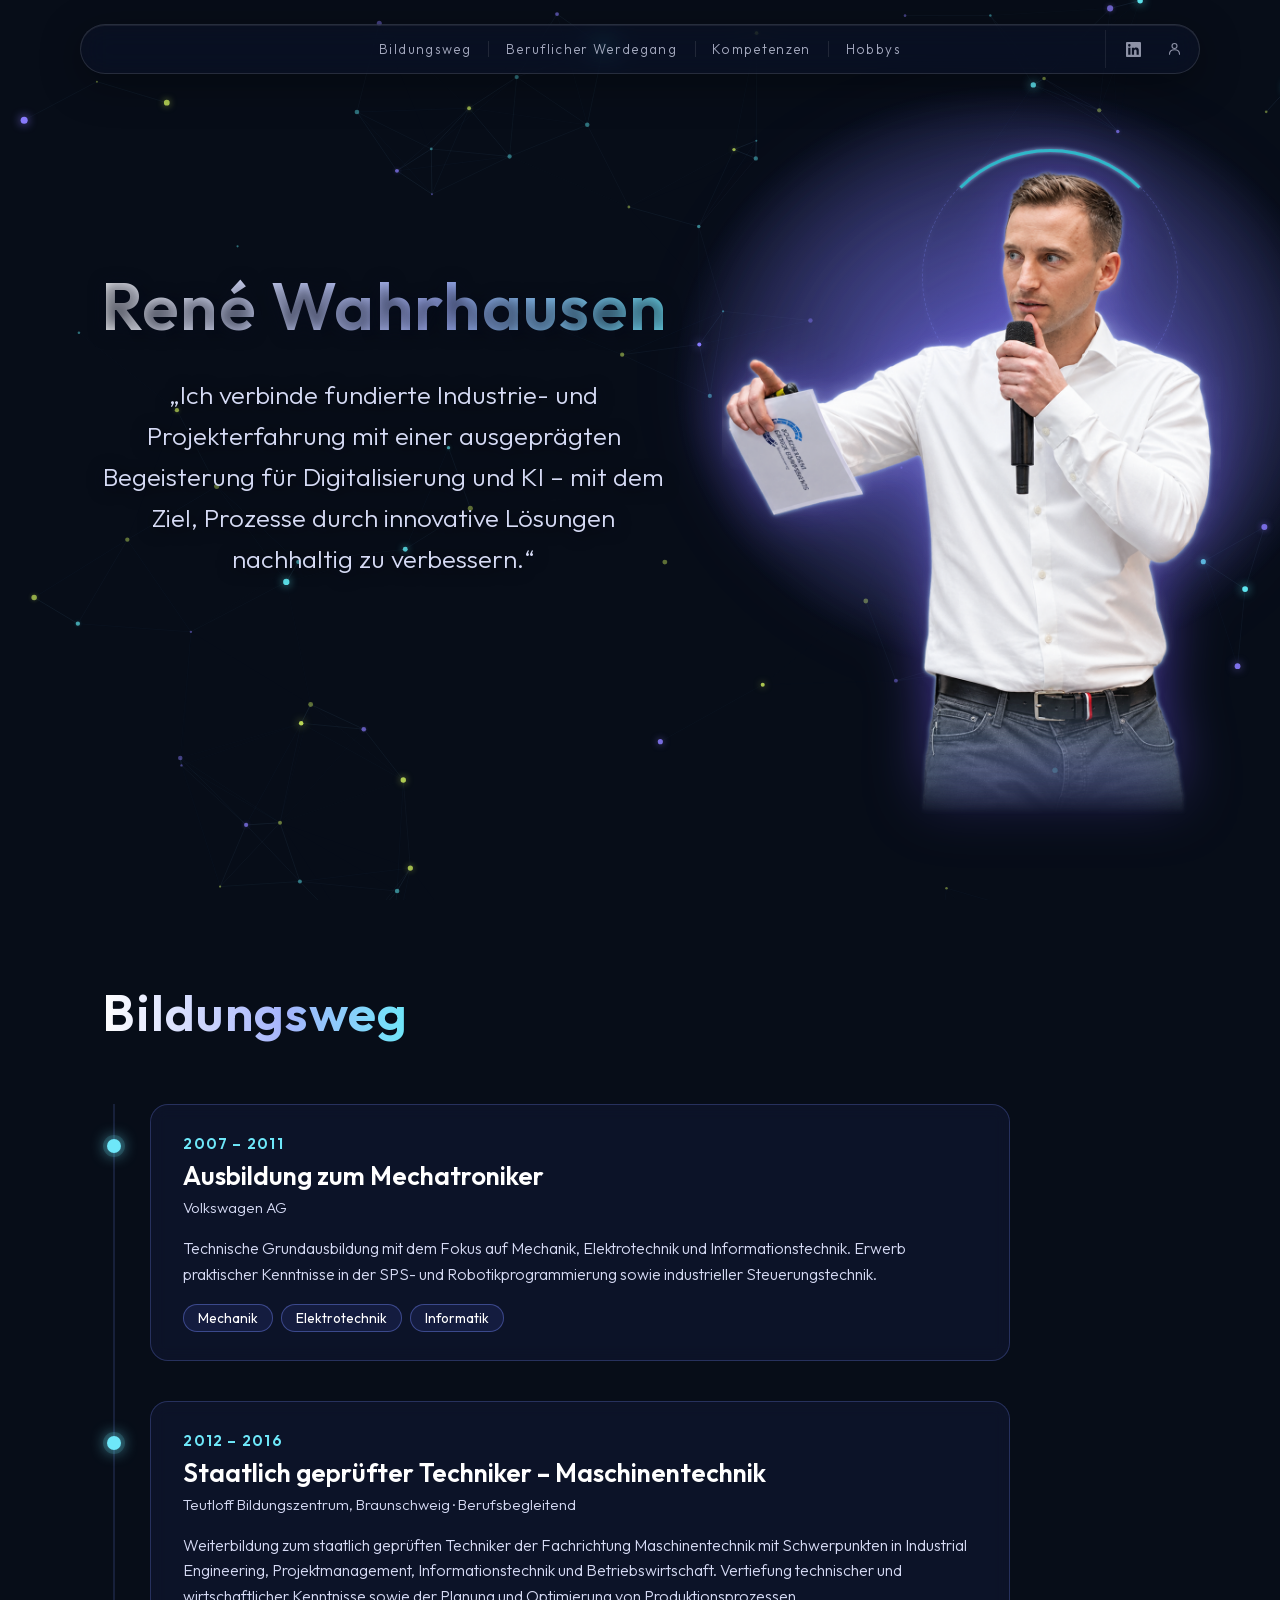
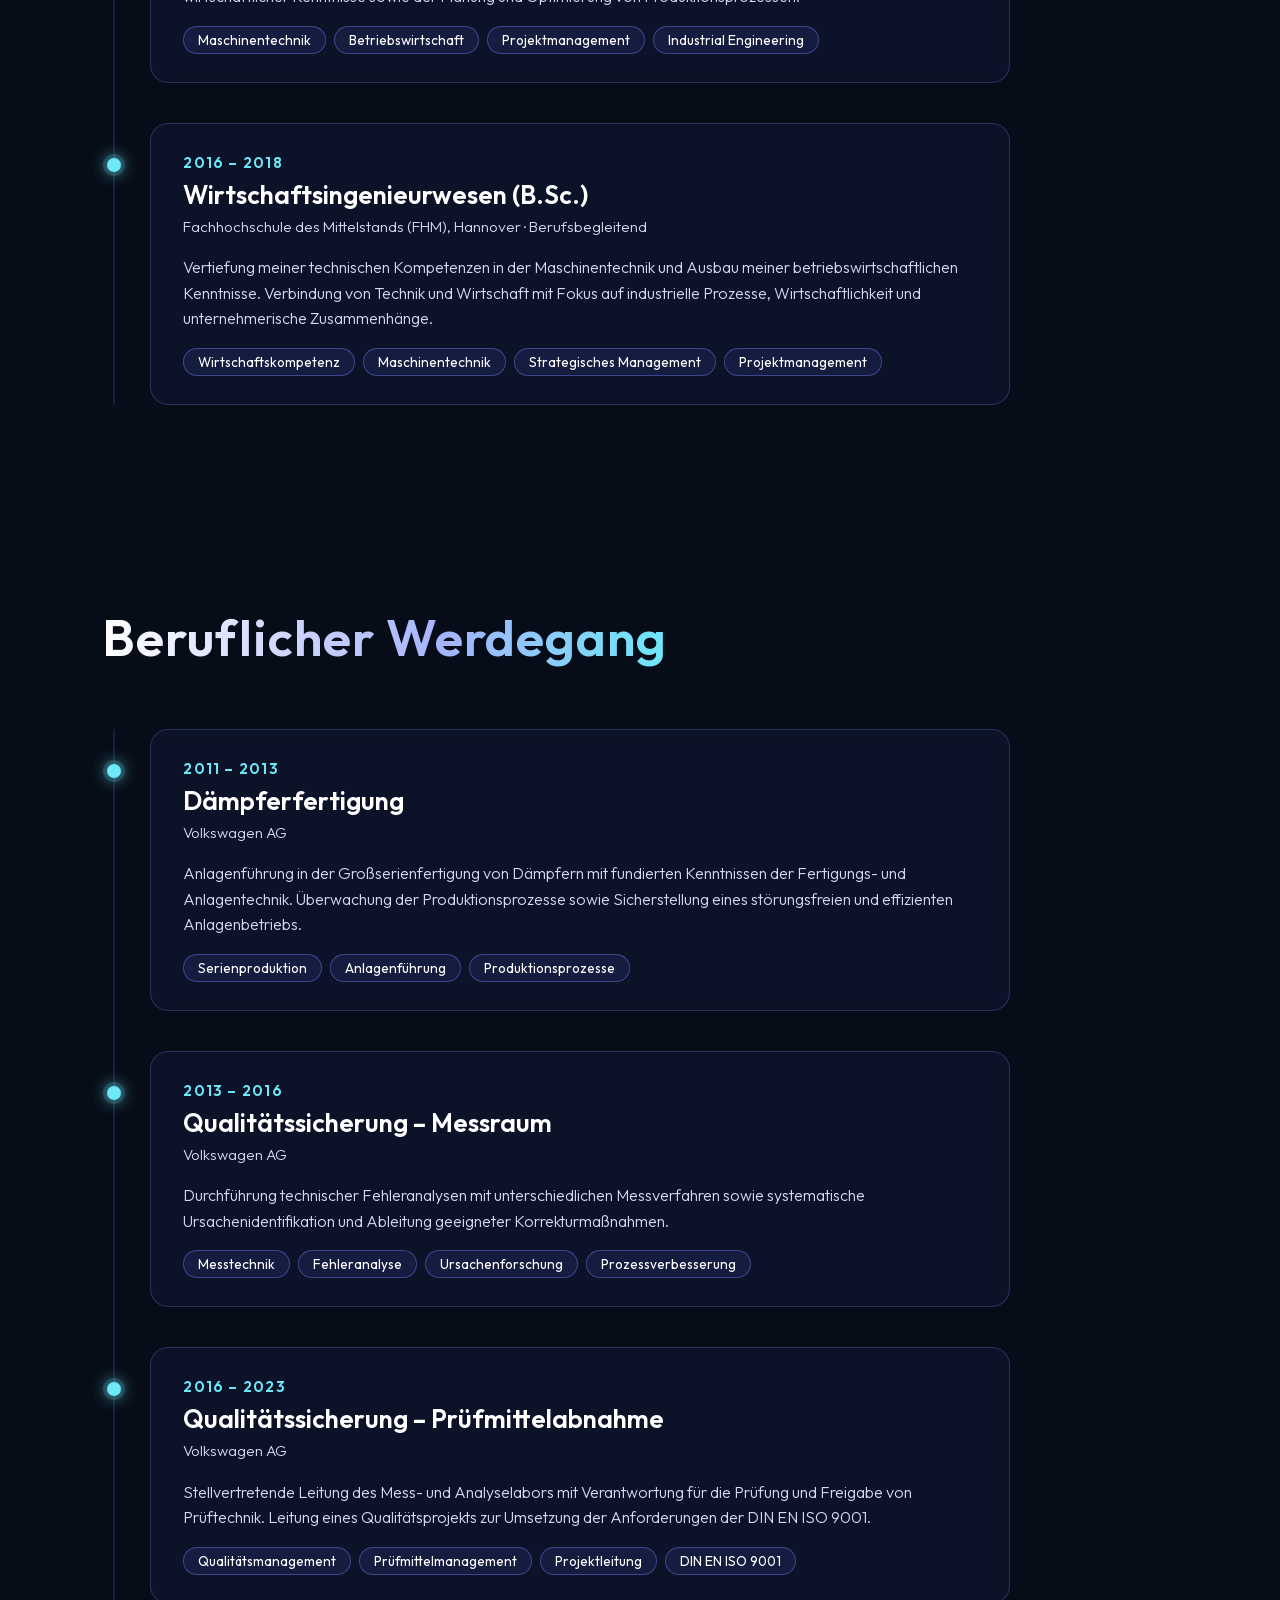
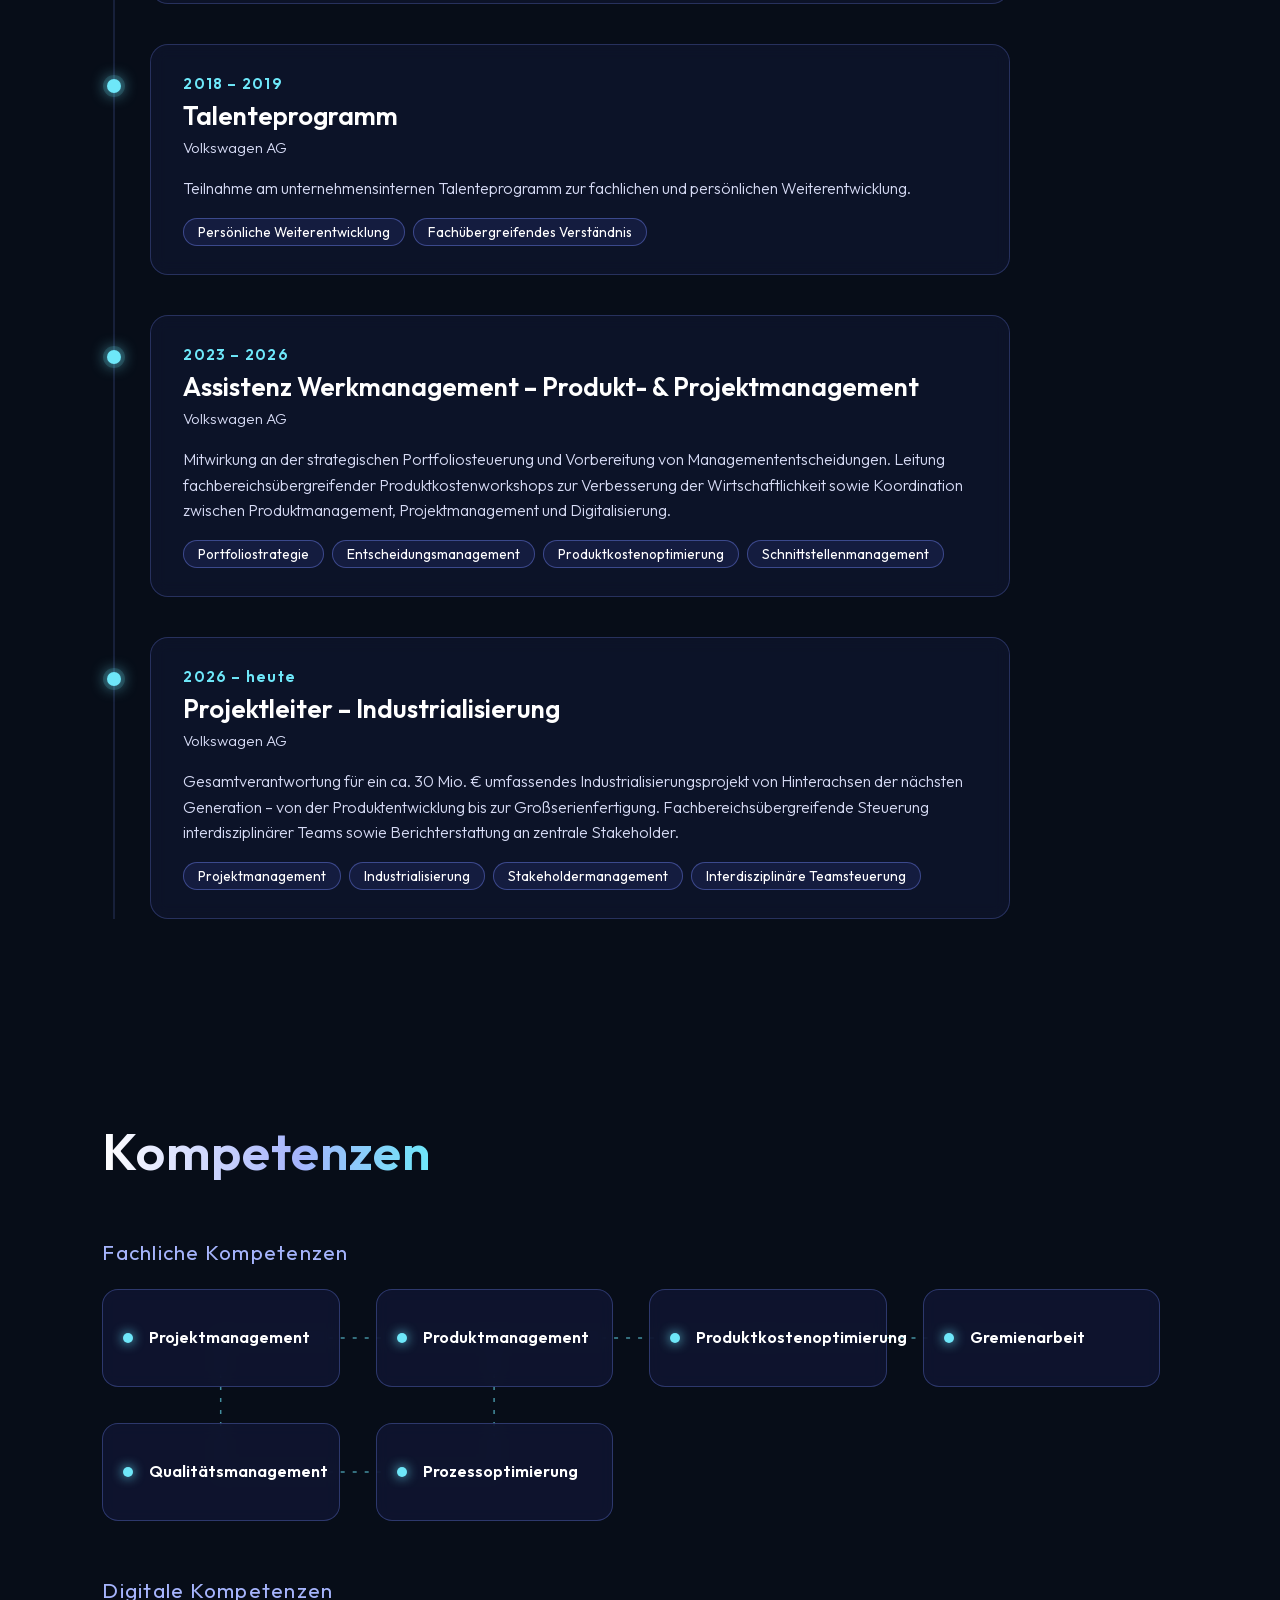
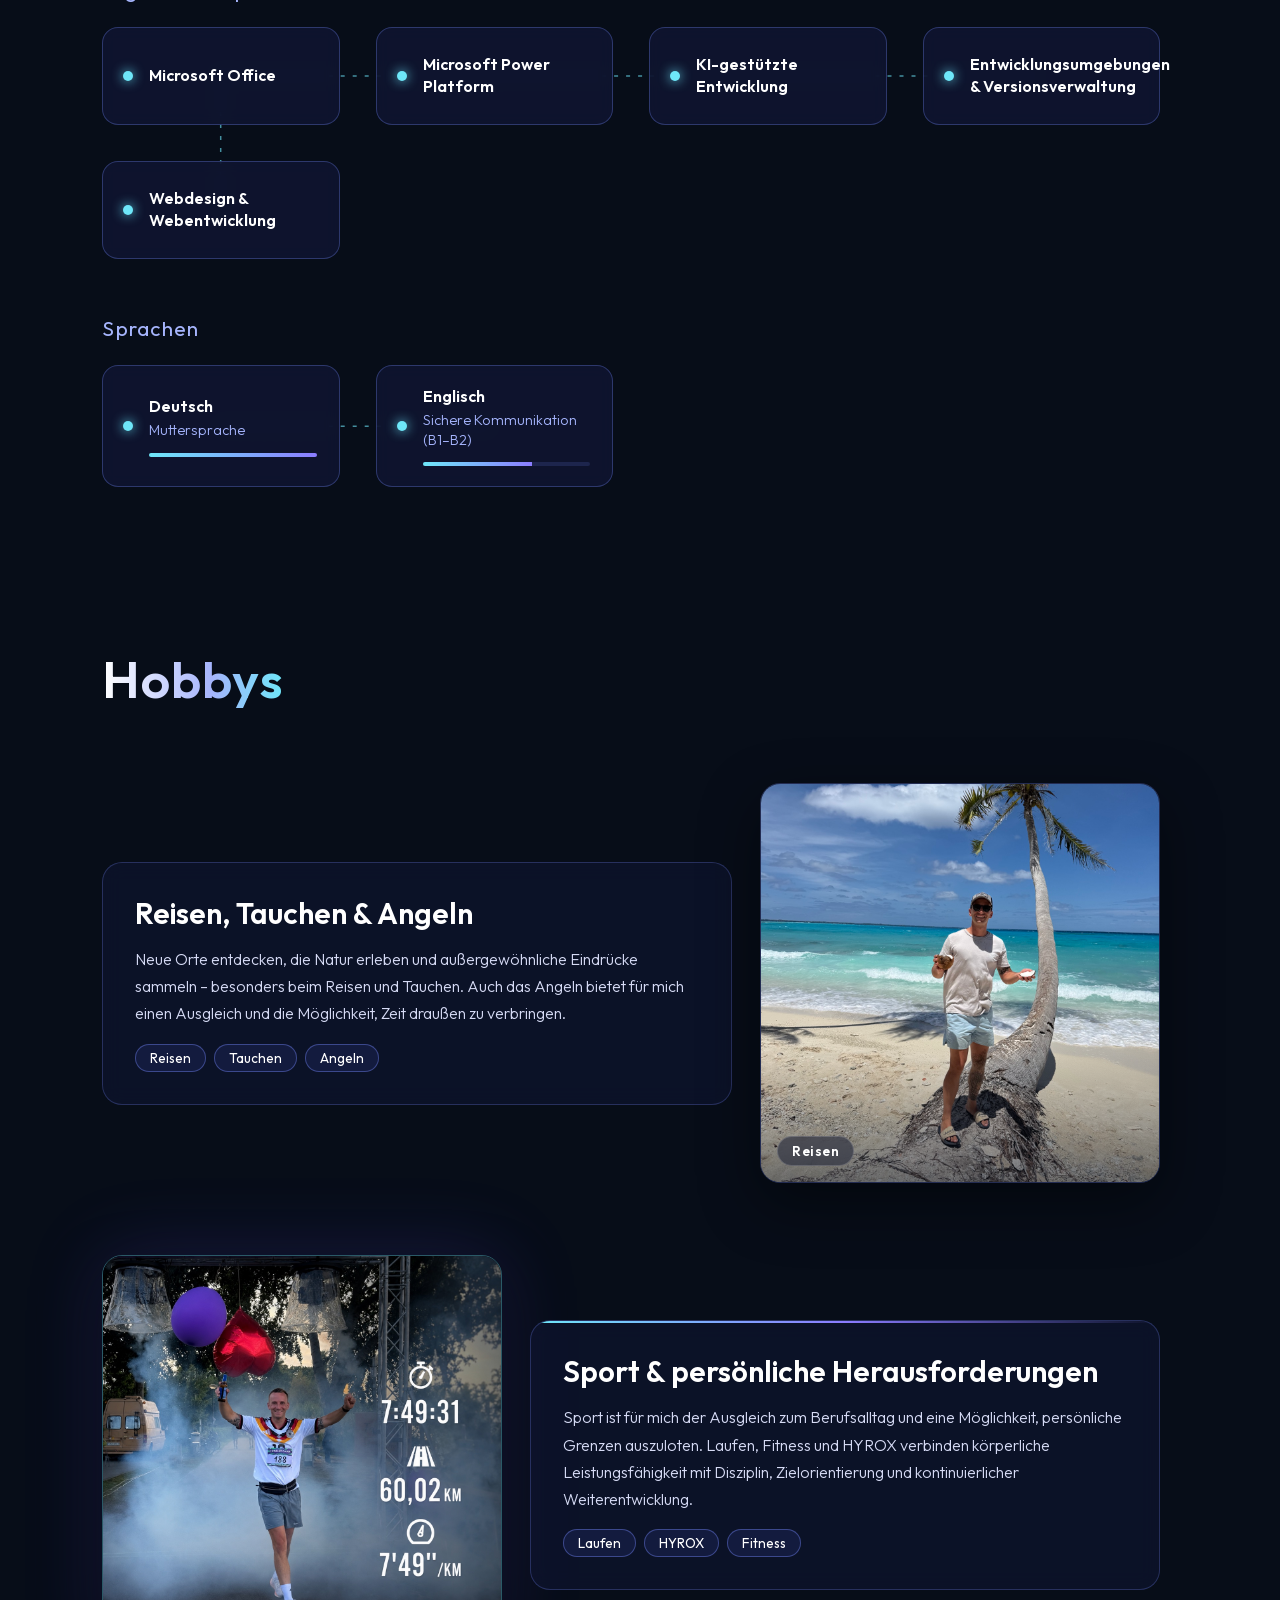
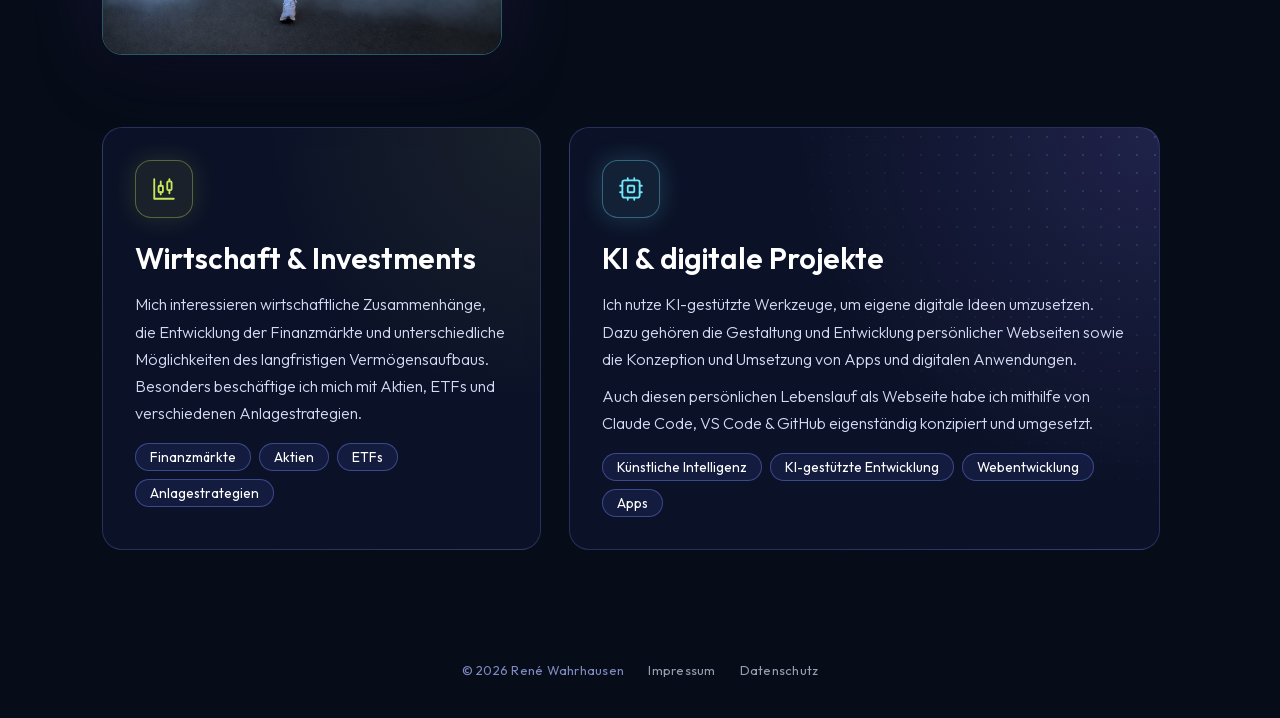
<file: index.html>
<!DOCTYPE html>
<html lang="de">
<head>
    <meta charset="UTF-8">
    <meta name="viewport" content="width=device-width, initial-scale=1.0, viewport-fit=cover">
    <title>René Wahrhausen</title>
    <link rel="icon" href="favicon.ico" sizes="any">
    <link rel="icon" type="image/png" sizes="32x32" href="favicon-32.png">
    <link rel="apple-touch-icon" href="apple-touch-icon.png">
    <link rel="manifest" href="site.webmanifest">
    <meta name="theme-color" content="#070D18">
    <link rel="preload" href="fonts/outfit-latin.woff2" as="font" type="font/woff2" crossorigin>
    <link rel="stylesheet" href="style.css">
    <link rel="stylesheet" href="nav.css">
    <link rel="stylesheet" href="hobbys.css">
</head>
<body>
    <canvas id="netz" aria-hidden="true"></canvas>

    <!-- Glas-Navigationsleiste (Styles: nav.css, Verhalten: nav.js).
         Liegt außerhalb der Bühne, damit position: fixed sich aufs Fenster bezieht. -->
    <nav class="navleiste" aria-label="Hauptnavigation">
        <button class="nav-menue-knopf" type="button" aria-expanded="false" aria-controls="nav-links">
            <svg viewBox="0 0 24 24" aria-hidden="true"><path d="M4 7h16M4 12h16M4 17h16"/></svg>
            <span class="nav-menue-text">Menü</span>
        </button>

        <ul class="nav-links" id="nav-links">
            <li><a href="#bildungsweg">Bildungsweg</a></li>
            <li><a href="#werdegang">Beruflicher Werdegang</a></li>
            <li><a href="#kompetenzen">Kompetenzen</a></li>
            <li><a href="#hobbys">Hobbys</a></li>
        </ul>

        <div class="nav-aktionen">
            <a class="nav-icon" href="https://www.linkedin.com/in/ren%C3%A9-wahrhausen-184ab0356"
               target="_blank" rel="noopener noreferrer"
               title="LinkedIn-Profil" aria-label="LinkedIn-Profil (öffnet in neuem Tab)">
                <svg viewBox="0 0 24 24" aria-hidden="true" class="gefuellt"><path d="M20.45 20.45h-3.55v-5.57c0-1.33-.03-3.04-1.85-3.04-1.85 0-2.14 1.45-2.14 2.94v5.67H9.35V9h3.41v1.56h.05c.48-.9 1.64-1.85 3.37-1.85 3.6 0 4.27 2.37 4.27 5.46v6.28zM5.34 7.43a2.06 2.06 0 1 1 0-4.13 2.06 2.06 0 0 1 0 4.13zM7.12 20.45H3.56V9h3.56v11.45zM22.22 0H1.77C.79 0 0 .77 0 1.73v20.54C0 23.23.79 24 1.77 24h20.45c.98 0 1.78-.77 1.78-1.73V1.73C24 .77 23.2 0 22.22 0z"/></svg>
            </a>
            <button class="nav-icon" type="button" id="kontakt-knopf"
                    aria-expanded="false" aria-controls="kontaktkarte"
                    title="Kontakt" aria-label="Kontaktdaten anzeigen">
                <svg viewBox="0 0 24 24" aria-hidden="true"><circle cx="12" cy="8" r="4"/><path d="M4 21c0-4.4 3.6-7 8-7s8 2.6 8 7"/></svg>
            </button>
        </div>

        <div class="kontaktkarte" id="kontaktkarte" role="dialog" aria-labelledby="kontakt-titel" tabindex="-1">
            <p class="kontakt-titel" id="kontakt-titel">Kontakt</p>
            <address>
                <strong>René Wahrhausen</strong>
                <span>Mühlenblick 5<br>38528 Adenbüttel</span>
                <a href="mailto:wahrhausen@gmx.de">wahrhausen@gmx.de</a>
            </address>
        </div>
    </nav>

    <section class="start">
    <main class="buehne">
        <div class="person">
            <span class="ring"></span>
            <img src="person.png" alt="René Wahrhausen mit Mikrofon">
        </div>
        <div class="intro">
            <h1>René Wahrhausen</h1>
            <blockquote>„Ich verbinde fundierte Industrie- und Projekterfahrung mit einer ausgeprägten Begeisterung für Digitalisierung und KI – mit dem Ziel, Prozesse durch innovative Lösungen nachhaltig zu verbessern.“</blockquote>
        </div>
    </main>
    </section>

    <section id="bildungsweg" class="inhalt">
        <h2>Bildungsweg</h2>

        <ol class="timeline">
            <li class="station">
                <span class="jahr">2007 – 2011</span>
                <h3>Ausbildung zum Mechatroniker</h3>
                <p class="ort">Volkswagen AG</p>
                <p>Technische Grundausbildung mit dem Fokus auf Mechanik, Elektrotechnik und Informationstechnik. Erwerb praktischer Kenntnisse in der SPS- und Robotikprogrammierung sowie industrieller Steuerungstechnik.</p>
                <ul class="tags">
                    <li>Mechanik</li>
                    <li>Elektrotechnik</li>
                    <li>Informatik</li>
                </ul>
            </li>

            <li class="station">
                <span class="jahr">2012 – 2016</span>
                <h3>Staatlich geprüfter Techniker – Maschinentechnik</h3>
                <p class="ort">Teutloff Bildungszentrum, Braunschweig · Berufsbegleitend</p>
                <p>Weiterbildung zum staatlich geprüften Techniker der Fachrichtung Maschinentechnik mit Schwerpunkten in Industrial Engineering, Projektmanagement, Informationstechnik und Betriebswirtschaft. Vertiefung technischer und wirtschaftlicher Kenntnisse sowie der Planung und Optimierung von Produktionsprozessen.</p>
                <ul class="tags">
                    <li>Maschinentechnik</li>
                    <li>Betriebswirtschaft</li>
                    <li>Projektmanagement</li>
                    <li>Industrial Engineering</li>
                </ul>
            </li>

            <li class="station">
                <span class="jahr">2016 – 2018</span>
                <h3>Wirtschaftsingenieurwesen (B.Sc.)</h3>
                <p class="ort">Fachhochschule des Mittelstands (FHM), Hannover · Berufsbegleitend</p>
                <p>Vertiefung meiner technischen Kompetenzen in der Maschinentechnik und Ausbau meiner betriebswirtschaftlichen Kenntnisse. Verbindung von Technik und Wirtschaft mit Fokus auf industrielle Prozesse, Wirtschaftlichkeit und unternehmerische Zusammenhänge.</p>
                <ul class="tags">
                    <li>Wirtschaftskompetenz</li>
                    <li>Maschinentechnik</li>
                    <li>Strategisches Management</li>
                    <li>Projektmanagement</li>
                </ul>
            </li>
        </ol>
    </section>
    <section id="werdegang" class="inhalt">
        <h2>Beruflicher Werdegang</h2>

        <ol class="timeline">
            <li class="station">
                <span class="jahr">2011 – 2013</span>
                <h3>Dämpferfertigung</h3>
                <p class="ort">Volkswagen AG</p>
                <p>Anlagenführung in der Großserienfertigung von Dämpfern mit fundierten Kenntnissen der Fertigungs- und Anlagentechnik. Überwachung der Produktionsprozesse sowie Sicherstellung eines störungsfreien und effizienten Anlagenbetriebs.</p>
                <ul class="tags">
                    <li>Serienproduktion</li>
                    <li>Anlagenführung</li>
                    <li>Produktionsprozesse</li>
                </ul>
            </li>

            <li class="station">
                <span class="jahr">2013 – 2016</span>
                <h3>Qualitätssicherung – Messraum</h3>
                <p class="ort">Volkswagen AG</p>
                <p>Durchführung technischer Fehleranalysen mit unterschiedlichen Messverfahren sowie systematische Ursachenidentifikation und Ableitung geeigneter Korrekturmaßnahmen.</p>
                <ul class="tags">
                    <li>Messtechnik</li>
                    <li>Fehleranalyse</li>
                    <li>Ursachenforschung</li>
                    <li>Prozessverbesserung</li>
                </ul>
            </li>

            <li class="station">
                <span class="jahr">2016 – 2023</span>
                <h3>Qualitätssicherung – Prüfmittelabnahme</h3>
                <p class="ort">Volkswagen AG</p>
                <p>Stellvertretende Leitung des Mess- und Analyselabors mit Verantwortung für die Prüfung und Freigabe von Prüftechnik. Leitung eines Qualitätsprojekts zur Umsetzung der Anforderungen der DIN EN ISO 9001.</p>
                <ul class="tags">
                    <li>Qualitätsmanagement</li>
                    <li>Prüfmittelmanagement</li>
                    <li>Projektleitung</li>
                    <li>DIN EN ISO 9001</li>
                </ul>
            </li>

            <li class="station">
                <span class="jahr">2018 – 2019</span>
                <h3>Talenteprogramm</h3>
                <p class="ort">Volkswagen AG</p>
                <p>Teilnahme am unternehmensinternen Talenteprogramm zur fachlichen und persönlichen Weiterentwicklung.</p>
                <ul class="tags">
                    <li>Persönliche Weiterentwicklung</li>
                    <li>Fachübergreifendes Verständnis</li>
                </ul>
            </li>

            <li class="station">
                <span class="jahr">2023 – 2026</span>
                <h3>Assistenz Werkmanagement – Produkt- &amp; Projektmanagement</h3>
                <p class="ort">Volkswagen AG</p>
                <p>Mitwirkung an der strategischen Portfoliosteuerung und Vorbereitung von Managemententscheidungen. Leitung fachbereichsübergreifender Produktkostenworkshops zur Verbesserung der Wirtschaftlichkeit sowie Koordination zwischen Produktmanagement, Projektmanagement und Digitalisierung.</p>
                <ul class="tags">
                    <li>Portfoliostrategie</li>
                    <li>Entscheidungsmanagement</li>
                    <li>Produktkostenoptimierung</li>
                    <li>Schnittstellenmanagement</li>
                </ul>
            </li>

            <li class="station">
                <span class="jahr">2026 – heute</span>
                <h3>Projektleiter – Industrialisierung</h3>
                <p class="ort">Volkswagen AG</p>
                <p>Gesamtverantwortung für ein ca. 30 Mio. € umfassendes Industrialisierungsprojekt von Hinterachsen der nächsten Generation – von der Produktentwicklung bis zur Großserienfertigung. Fachbereichsübergreifende Steuerung interdisziplinärer Teams sowie Berichterstattung an zentrale Stakeholder.</p>
                <ul class="tags">
                    <li>Projektmanagement</li>
                    <li>Industrialisierung</li>
                    <li>Stakeholdermanagement</li>
                    <li>Interdisziplinäre Teamsteuerung</li>
                </ul>
            </li>
        </ol>
    </section>
    <section id="kompetenzen" class="inhalt kompetenzen">
        <h2>Kompetenzen</h2>

        <div class="gruppe">
            <h3 class="gruppen-titel">Fachliche Kompetenzen</h3>
            <div class="netzgruppe">
                <svg class="verbindungen" aria-hidden="true"></svg>
                <div class="kachel">Projektmanagement</div>
                <div class="kachel">Produktmanagement</div>
                <div class="kachel">Produktkostenoptimierung</div>
                <div class="kachel">Gremienarbeit</div>
                <div class="kachel">Qualitätsmanagement</div>
                <div class="kachel">Prozessoptimierung</div>
            </div>
        </div>

        <div class="gruppe">
            <h3 class="gruppen-titel">Digitale Kompetenzen</h3>
            <div class="netzgruppe">
                <svg class="verbindungen" aria-hidden="true"></svg>
                <div class="kachel">Microsoft Office</div>
                <div class="kachel">Microsoft Power Platform</div>
                <div class="kachel">KI-gestützte Entwicklung</div>
                <div class="kachel">Entwicklungsumgebungen &amp; Versionsverwaltung</div>
                <div class="kachel">Webdesign &amp; Webentwicklung</div>
            </div>
        </div>

        <div class="gruppe">
            <h3 class="gruppen-titel">Sprachen</h3>
            <div class="netzgruppe">
                <svg class="verbindungen" aria-hidden="true"></svg>
                <div class="kachel sprache">
                    Deutsch
                    <small>Muttersprache</small>
                    <span class="niveau" style="--wert: 100%"></span>
                </div>
                <div class="kachel sprache">
                    Englisch
                    <small>Sichere Kommunikation (B1–B2)</small>
                    <span class="niveau" style="--wert: 65%"></span>
                </div>
            </div>
        </div>
    </section>
    <section id="hobbys" class="inhalt hobbys">
        <h2>Hobbys</h2>

        <!-- 1: Text links, Foto rechts -->
        <article class="hobby hobby-reisen">
            <div class="hobby-text">
                <h3>Reisen, Tauchen &amp; Angeln</h3>
                <p>Neue Orte entdecken, die Natur erleben und außergewöhnliche Eindrücke sammeln – besonders beim Reisen und Tauchen. Auch das Angeln bietet für mich einen Ausgleich und die Möglichkeit, Zeit draußen zu verbringen.</p>
                <ul class="tags">
                    <li>Reisen</li>
                    <li>Tauchen</li>
                    <li>Angeln</li>
                </ul>
            </div>
            <figure class="hobby-foto foto-strand">
                <img src="images/hobbies/travel-palm-beach.jpg" width="1200" height="1600" loading="lazy"
                     alt="René lachend mit einer Kokosnuss an einem tropischen Strand neben einer schräg gewachsenen Palme">
                <figcaption>Reisen</figcaption>
            </figure>
        </article>

        <!-- 2: Foto links, Text rechts -->
        <article class="hobby hobby-sport">
            <figure class="hobby-foto foto-ziel">
                <img src="images/hobbies/running-finish-line.jpg" width="1254" height="1254" loading="lazy"
                     alt="René läuft mit ausgebreiteten Armen durchs Ziel, eingeblendet: 7:49:31 Stunden, 60,02 km, 7'49'' pro km">
            </figure>
            <div class="hobby-text">
                <h3>Sport &amp; persönliche Herausforderungen</h3>
                <p>Sport ist für mich der Ausgleich zum Berufsalltag und eine Möglichkeit, persönliche Grenzen auszuloten. Laufen, Fitness und HYROX verbinden körperliche Leistungsfähigkeit mit Disziplin, Zielorientierung und kontinuierlicher Weiterentwicklung.</p>
                <ul class="tags">
                    <li>Laufen</li>
                    <li>HYROX</li>
                    <li>Fitness</li>
                </ul>
            </div>
        </article>

        <!-- 3 + 4: kompakte Icon-Karten, KI breiter -->
        <div class="hobby-paar">
            <article class="hobby hobby-karte hobby-finanzen">
                <span class="hobby-icon" aria-hidden="true">
                    <!-- Lucide "chart-candlestick" -->
                    <svg viewBox="0 0 24 24"><path d="M9 5v4"/><rect width="4" height="6" x="7" y="9" rx="1"/><path d="M9 15v2"/><path d="M17 3v2"/><rect width="4" height="8" x="15" y="5" rx="1"/><path d="M17 13v3"/><path d="M3 3v18h18"/></svg>
                </span>
                <h3>Wirtschaft &amp; Investments</h3>
                <p>Mich interessieren wirtschaftliche Zusammenhänge, die Entwicklung der Finanzmärkte und unterschiedliche Möglichkeiten des langfristigen Vermögensaufbaus. Besonders beschäftige ich mich mit Aktien, ETFs und verschiedenen Anlagestrategien.</p>
                <ul class="tags">
                    <li>Finanzmärkte</li>
                    <li>Aktien</li>
                    <li>ETFs</li>
                    <li>Anlagestrategien</li>
                </ul>
            </article>

            <article class="hobby hobby-karte hobby-ki">
                <span class="hobby-icon" aria-hidden="true">
                    <!-- Lucide "cpu" -->
                    <svg viewBox="0 0 24 24"><rect width="16" height="16" x="4" y="4" rx="2"/><rect width="6" height="6" x="9" y="9" rx="1"/><path d="M15 2v2M15 20v2M2 15h2M2 9h2M20 15h2M20 9h2M9 2v2M9 20v2"/></svg>
                </span>
                <h3>KI &amp; digitale Projekte</h3>
                <p>Ich nutze KI-gestützte Werkzeuge, um eigene digitale Ideen umzusetzen. Dazu gehören die Gestaltung und Entwicklung persönlicher Webseiten sowie die Konzeption und Umsetzung von Apps und digitalen Anwendungen.</p>
                <p>Auch diesen persönlichen Lebenslauf als Webseite habe ich mithilfe von Claude Code, VS Code &amp; GitHub eigenständig konzipiert und umgesetzt.</p>
                <ul class="tags">
                    <li>Künstliche Intelligenz</li>
                    <li>KI-gestützte Entwicklung</li>
                    <li>Webentwicklung</li>
                    <li>Apps</li>
                </ul>
            </article>
        </div>
    </section>
    <footer class="fusszeile">
        <span>© 2026 René Wahrhausen</span>
        <a href="impressum.html">Impressum</a>
        <a href="datenschutz.html">Datenschutz</a>
    </footer>

    <script src="script.js"></script>
    <script src="nav.js"></script>
</body>
</html>
</file>
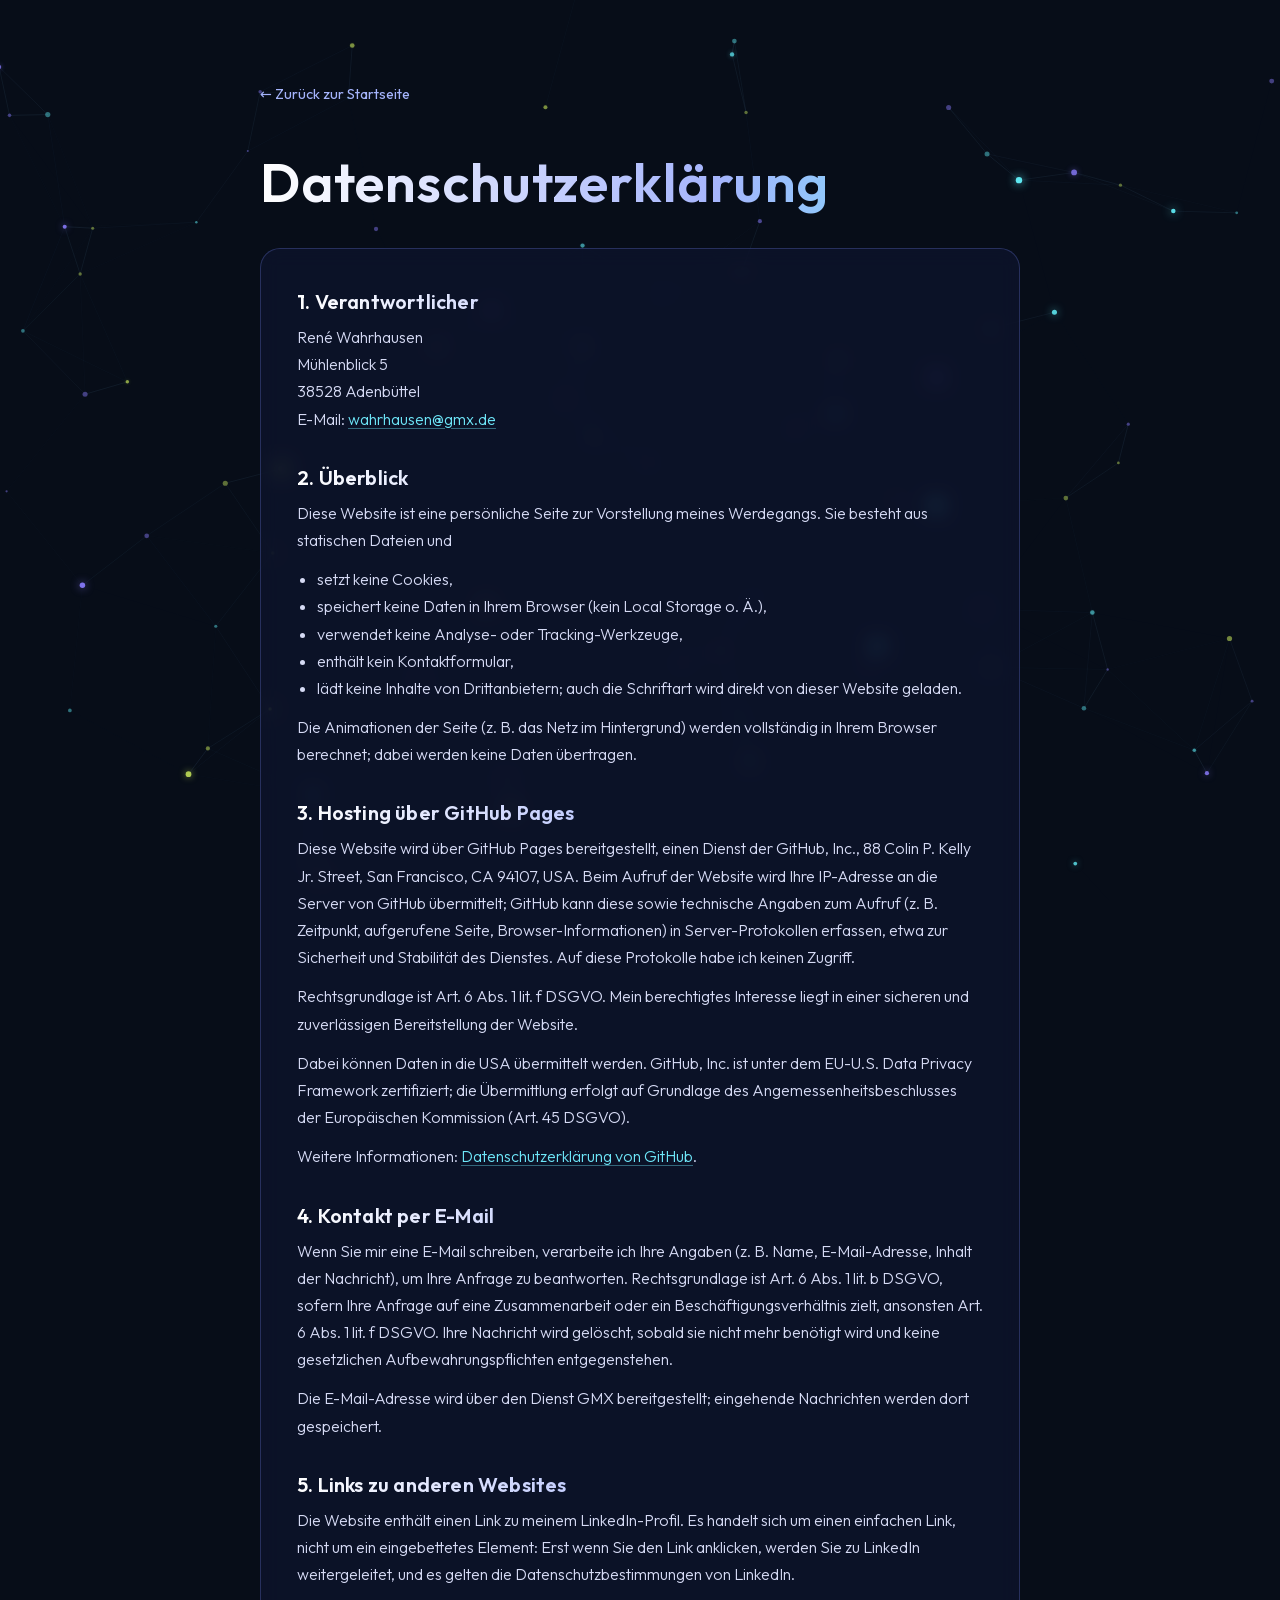
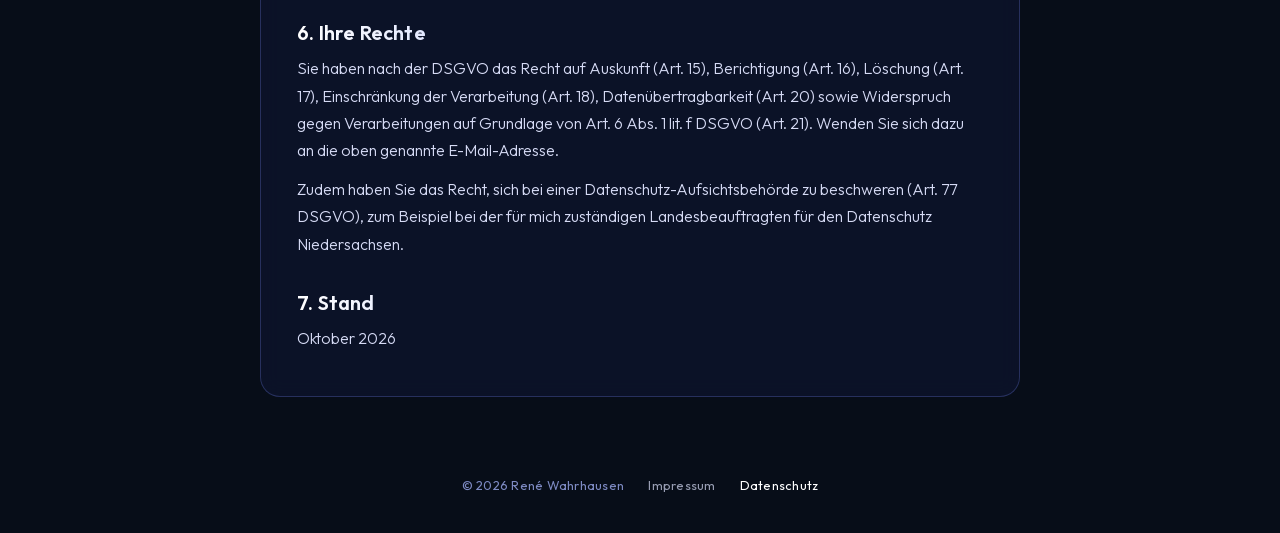
<file: datenschutz.html>
<!DOCTYPE html>
<html lang="de">
<head>
    <meta charset="UTF-8">
    <meta name="viewport" content="width=device-width, initial-scale=1.0, viewport-fit=cover">
    <title>Datenschutz – René Wahrhausen</title>
    <link rel="icon" href="favicon.ico" sizes="any">
    <link rel="icon" type="image/png" sizes="32x32" href="favicon-32.png">
    <link rel="apple-touch-icon" href="apple-touch-icon.png">
    <link rel="manifest" href="site.webmanifest">
    <meta name="theme-color" content="#070D18">
    <link rel="preload" href="fonts/outfit-latin.woff2" as="font" type="font/woff2" crossorigin>
    <link rel="stylesheet" href="style.css">
    <link rel="stylesheet" href="rechtliches.css">
</head>
<body>
    <canvas id="netz" aria-hidden="true"></canvas>

    <main class="rechtliches">
        <a class="zurueck" href="index.html">← Zurück zur Startseite</a>
        <h1>Datenschutz­erklärung</h1>

        <div class="rechtliches-karte">
            <h2>1. Verantwortlicher</h2>
            <address>
                René Wahrhausen<br>
                Mühlenblick 5<br>
                38528 Adenbüttel<br>
                E-Mail: <a href="mailto:wahrhausen@gmx.de">wahrhausen@gmx.de</a>
            </address>

            <h2>2. Überblick</h2>
            <p>Diese Website ist eine persönliche Seite zur Vorstellung meines Werdegangs. Sie besteht aus statischen Dateien und</p>
            <ul>
                <li>setzt keine Cookies,</li>
                <li>speichert keine Daten in Ihrem Browser (kein Local Storage o. Ä.),</li>
                <li>verwendet keine Analyse- oder Tracking-Werkzeuge,</li>
                <li>enthält kein Kontaktformular,</li>
                <li>lädt keine Inhalte von Drittanbietern; auch die Schriftart wird direkt von dieser Website geladen.</li>
            </ul>
            <p>Die Animationen der Seite (z. B. das Netz im Hintergrund) werden vollständig in Ihrem Browser berechnet; dabei werden keine Daten übertragen.</p>

            <h2>3. Hosting über GitHub Pages</h2>
            <p>Diese Website wird über GitHub Pages bereitgestellt, einen Dienst der GitHub, Inc., 88 Colin P. Kelly Jr. Street, San Francisco, CA 94107, USA. Beim Aufruf der Website wird Ihre IP-Adresse an die Server von GitHub übermittelt; GitHub kann diese sowie technische Angaben zum Aufruf (z. B. Zeitpunkt, aufgerufene Seite, Browser-Informationen) in Server-Protokollen erfassen, etwa zur Sicherheit und Stabilität des Dienstes. Auf diese Protokolle habe ich keinen Zugriff.</p>
            <p>Rechtsgrundlage ist Art. 6 Abs. 1 lit. f DSGVO. Mein berechtigtes Interesse liegt in einer sicheren und zuverlässigen Bereitstellung der Website.</p>
            <p>Dabei können Daten in die USA übermittelt werden. GitHub, Inc. ist unter dem EU-U.S. Data Privacy Framework zertifiziert; die Übermittlung erfolgt auf Grundlage des Angemessenheitsbeschlusses der Europäischen Kommission (Art. 45 DSGVO).</p>
            <p>Weitere Informationen: <a href="https://docs.github.com/en/site-policy/privacy-policies/github-general-privacy-statement" target="_blank" rel="noopener noreferrer">Datenschutzerklärung von GitHub</a>.</p>

            <h2>4. Kontakt per E-Mail</h2>
            <p>Wenn Sie mir eine E-Mail schreiben, verarbeite ich Ihre Angaben (z. B. Name, E-Mail-Adresse, Inhalt der Nachricht), um Ihre Anfrage zu beantworten. Rechtsgrundlage ist Art. 6 Abs. 1 lit. b DSGVO, sofern Ihre Anfrage auf eine Zusammenarbeit oder ein Beschäftigungsverhältnis zielt, ansonsten Art. 6 Abs. 1 lit. f DSGVO. Ihre Nachricht wird gelöscht, sobald sie nicht mehr benötigt wird und keine gesetzlichen Aufbewahrungspflichten entgegenstehen.</p>
            <p>Die E-Mail-Adresse wird über den Dienst GMX bereitgestellt; eingehende Nachrichten werden dort gespeichert.</p>

            <h2>5. Links zu anderen Websites</h2>
            <p>Die Website enthält einen Link zu meinem LinkedIn-Profil. Es handelt sich um einen einfachen Link, nicht um ein eingebettetes Element: Erst wenn Sie den Link anklicken, werden Sie zu LinkedIn weitergeleitet, und es gelten die Datenschutzbestimmungen von LinkedIn.</p>

            <h2>6. Ihre Rechte</h2>
            <p>Sie haben nach der DSGVO das Recht auf Auskunft (Art. 15), Berichtigung (Art. 16), Löschung (Art. 17), Einschränkung der Verarbeitung (Art. 18), Datenübertragbarkeit (Art. 20) sowie Widerspruch gegen Verarbeitungen auf Grundlage von Art. 6 Abs. 1 lit. f DSGVO (Art. 21). Wenden Sie sich dazu an die oben genannte E-Mail-Adresse.</p>
            <p>Zudem haben Sie das Recht, sich bei einer Datenschutz-Aufsichtsbehörde zu beschweren (Art. 77 DSGVO), zum Beispiel bei der für mich zuständigen Landesbeauftragten für den Datenschutz Niedersachsen.</p>

            <h2>7. Stand</h2>
            <p>Oktober 2026</p>
        </div>
    </main>

    <footer class="fusszeile">
        <span>© 2026 René Wahrhausen</span>
        <a href="impressum.html">Impressum</a>
        <a href="datenschutz.html" aria-current="page">Datenschutz</a>
    </footer>

    <script src="script.js"></script>
</body>
</html>
</file>
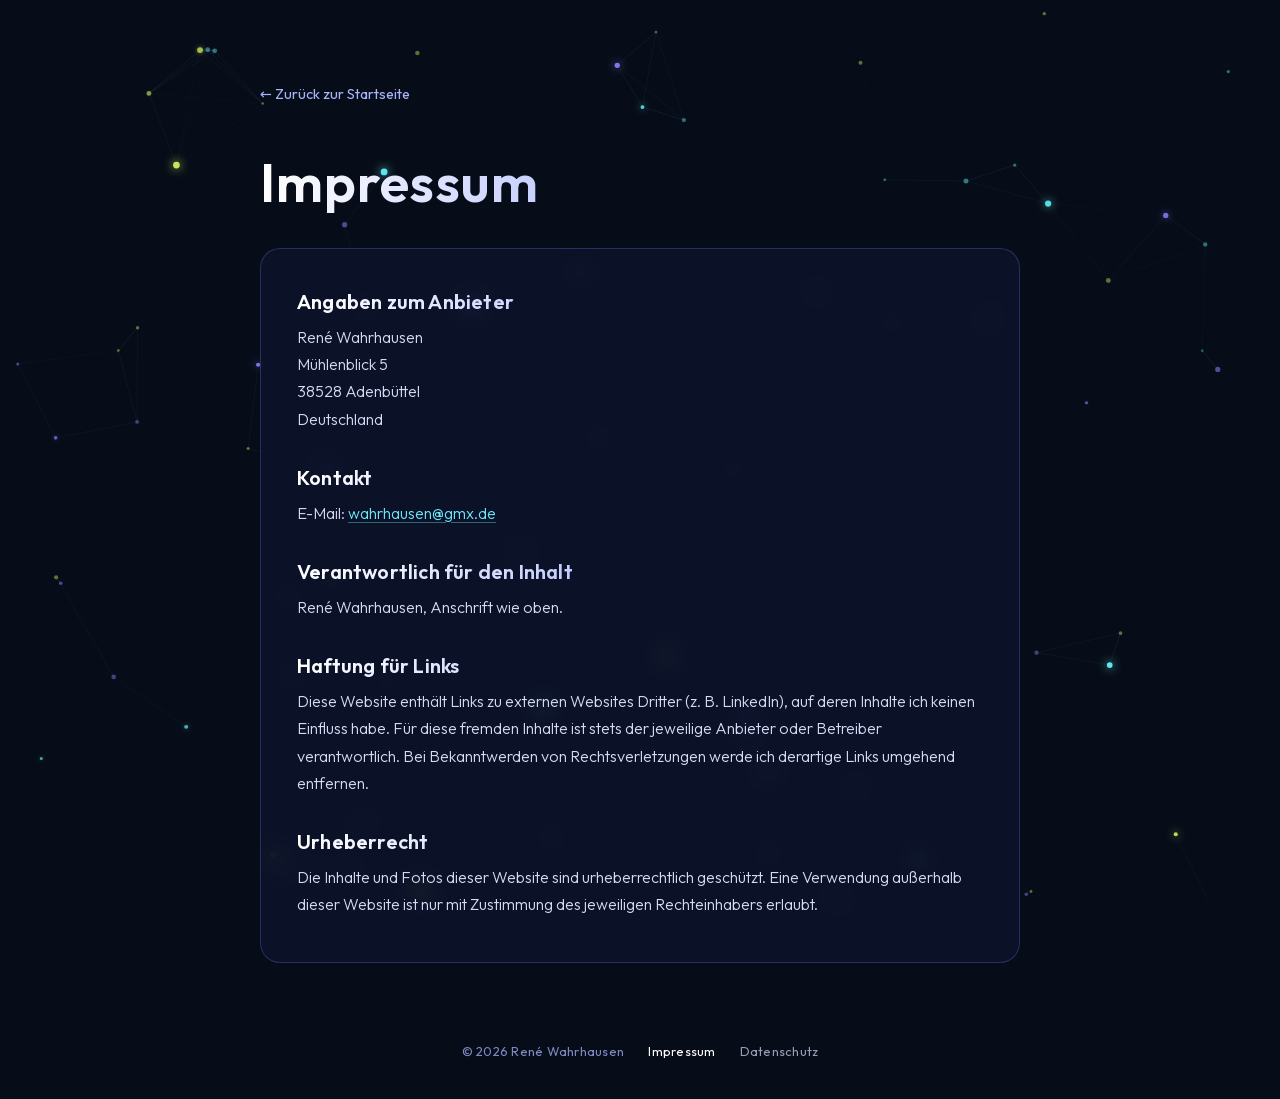
<file: impressum.html>
<!DOCTYPE html>
<html lang="de">
<head>
    <meta charset="UTF-8">
    <meta name="viewport" content="width=device-width, initial-scale=1.0, viewport-fit=cover">
    <title>Impressum – René Wahrhausen</title>
    <link rel="icon" href="favicon.ico" sizes="any">
    <link rel="icon" type="image/png" sizes="32x32" href="favicon-32.png">
    <link rel="apple-touch-icon" href="apple-touch-icon.png">
    <link rel="manifest" href="site.webmanifest">
    <meta name="theme-color" content="#070D18">
    <link rel="preload" href="fonts/outfit-latin.woff2" as="font" type="font/woff2" crossorigin>
    <link rel="stylesheet" href="style.css">
    <link rel="stylesheet" href="rechtliches.css">
</head>
<body>
    <canvas id="netz" aria-hidden="true"></canvas>

    <main class="rechtliches">
        <a class="zurueck" href="index.html">← Zurück zur Startseite</a>
        <h1>Impressum</h1>

        <div class="rechtliches-karte">
            <h2>Angaben zum Anbieter</h2>
            <address>
                René Wahrhausen<br>
                Mühlenblick 5<br>
                38528 Adenbüttel<br>
                Deutschland
            </address>

            <h2>Kontakt</h2>
            <p>E-Mail: <a href="mailto:wahrhausen@gmx.de">wahrhausen@gmx.de</a></p>

            <h2>Verantwortlich für den Inhalt</h2>
            <p>René Wahrhausen, Anschrift wie oben.</p>

            <h2>Haftung für Links</h2>
            <p>Diese Website enthält Links zu externen Websites Dritter (z. B. LinkedIn), auf deren Inhalte ich keinen Einfluss habe. Für diese fremden Inhalte ist stets der jeweilige Anbieter oder Betreiber verantwortlich. Bei Bekanntwerden von Rechtsverletzungen werde ich derartige Links umgehend entfernen.</p>

            <h2>Urheberrecht</h2>
            <p>Die Inhalte und Fotos dieser Website sind urheberrechtlich geschützt. Eine Verwendung außerhalb dieser Website ist nur mit Zustimmung des jeweiligen Rechteinhabers erlaubt.</p>
        </div>
    </main>

    <footer class="fusszeile">
        <span>© 2026 René Wahrhausen</span>
        <a href="impressum.html" aria-current="page">Impressum</a>
        <a href="datenschutz.html">Datenschutz</a>
    </footer>

    <script src="script.js"></script>
</body>
</html>
</file>
<file: style.css>
/* Schrift "Outfit" lokal eingebunden (SIL Open Font License, fonts/OFL.txt),
   damit beim Seitenaufruf keine Verbindung zu Google entsteht.
   Variable Schrift; Stärken wie zuvor bei Google Fonts auf 200–600 begrenzt. */
@font-face {
    font-family: "Outfit";
    font-style: normal;
    font-weight: 200 600;
    font-display: swap;
    src: url("fonts/outfit-latin-ext.woff2") format("woff2");
    unicode-range: U+0100-02BA, U+02BD-02C5, U+02C7-02CC, U+02CE-02D7, U+02DD-02FF, U+0304, U+0308, U+0329, U+1D00-1DBF, U+1E00-1E9F, U+1EF2-1EFF, U+2020, U+20A0-20AB, U+20AD-20C4, U+2113, U+2C60-2C7F, U+A720-A7FF;
}

@font-face {
    font-family: "Outfit";
    font-style: normal;
    font-weight: 200 600;
    font-display: swap;
    src: url("fonts/outfit-latin.woff2") format("woff2");
    unicode-range: U+0000-00FF, U+0131, U+0152-0153, U+02BB-02BC, U+02C6, U+02DA, U+02DC, U+0304, U+0308, U+0329, U+2000-206F, U+20AC, U+2122, U+2191, U+2193, U+2212, U+2215, U+FEFF, U+FFFD;
}

body {
    margin: 0;
    font-family: "Outfit", system-ui, sans-serif;
    background: #070D18;
    color: #fff;
}

/* Animiertes neuronales Netz hinter der ganzen Seite (script.js) */
#netz {
    position: fixed;
    inset: 0;
    width: 100%;
    height: 100%;
    z-index: -1;
    pointer-events: none;
}

/* Startseite füllt das Fenster, Bühne mittig.
   overflow-x: clip schneidet den Leuchtschein am Fensterrand ab,
   sonst ließe sich die Seite seitlich scrollen */
.start {
    min-height: 100vh;
    display: grid;
    place-items: center;
    overflow-x: clip;
}

/* Bühne im Bildformat 16:9, damit die Buttons immer vor der Hand stehen */
.buehne {
    position: relative;
    width: min(100vw, 177.78vh);
    aspect-ratio: 16 / 9;
    container-type: size;
}

/* Freigestelltes Foto: Fingerspitze bei ca. 58 % / 38 % der Bühne */
.person {
    position: absolute;
    left: 56.4%;
    top: 10.5%;
    height: 94%;
    aspect-ratio: 740 / 1003;
    isolation: isolate;
    /* Leuchtrand am Wrapper, damit die Ausblendung unten ihn nicht abschneidet */
    filter: drop-shadow(0 0 2px rgba(170, 225, 255, 0.9))
            drop-shadow(0 0 28px rgba(120, 90, 255, 0.55));
}

.person img {
    display: block;
    width: 100%;
    height: 100%;
    /* unten weich ausblenden */
    -webkit-mask-image: linear-gradient(#000 78%, transparent 96%);
    mask-image: linear-gradient(#000 78%, transparent 96%);
}

/* Lila Schein hinter der Person */
.person::before {
    content: "";
    position: absolute;
    inset: -12% -25% 25% -10%;
    z-index: -2;
    background: radial-gradient(closest-side, rgba(90, 60, 230, 0.4), transparent);
}

/* Langsam drehender Ring um den Kopf */
.ring {
    position: absolute;
    left: 40%;
    top: -2.5%;
    width: 51%;
    aspect-ratio: 1;
    z-index: -1;
    border-radius: 50%;
    border: 1px dashed rgba(130, 140, 255, 0.25);
}

.ring::before {
    content: "";
    position: absolute;
    inset: -1px;
    border-radius: 50%;
    border: 3px solid transparent;
    border-top-color: #2fb7c9;
    animation: drehen 30s linear infinite;
}

@keyframes drehen {
    to { transform: rotate(360deg); }
}

/* Name und Zitat links neben der zeigenden Hand (Größen relativ zur Bühne) */
.intro {
    position: absolute;
    top: 46%;
    left: 30%;
    transform: translate(-50%, -50%);
    width: 46%;
    text-align: center;
    text-shadow: 0 2px 16px rgba(8, 12, 28, 0.9);
}

h1 {
    margin: 0;
    font-size: 5.2cqw;
    font-weight: 600;
}

/* Überschriften mit Farbverlauf */
h1, h2 {
    letter-spacing: 0.02em;
    background: linear-gradient(90deg, #fff, #a5b4fc 60%, #6ee7f9);
    -webkit-background-clip: text;
    background-clip: text;
    color: transparent;
}

blockquote {
    margin: 2.2cqw 0 0;
    font-size: 2cqw;
    font-weight: 300;
    line-height: 1.6;
    color: #d6dbf5;
}

/* Unterseiten: dunkel und schlicht */
.inhalt {
    min-height: 100vh;
    box-sizing: border-box;
    padding: 80px 8%;
}

h2 {
    display: inline-block;
    margin: 0;
    font-size: clamp(2rem, 4vw, 3.5rem);
    font-weight: 600;
}

/* Timeline: Linie füllt sich beim Scrollen, Stationen gleiten herein */
.timeline {
    position: relative;
    max-width: 860px;
    margin: 60px 0 0;
    padding: 0 0 0 48px;
    list-style: none;
}

/* Schiene */
.timeline::before {
    content: "";
    position: absolute;
    left: 11px;
    top: 0;
    bottom: 0;
    width: 2px;
    background: rgba(120, 140, 255, 0.15);
}

/* Gefüllter Teil der Schiene, Höhe setzt script.js */
.timeline::after {
    content: "";
    position: absolute;
    left: 11px;
    top: 0;
    width: 2px;
    height: var(--fortschritt, 100%);
    background: linear-gradient(#6ee7f9, #8b7cff);
    box-shadow: 0 0 12px rgba(110, 230, 250, 0.7);
}

.station {
    position: relative;
    margin-bottom: 40px;
    padding: 28px 32px;
    border: 1px solid rgba(120, 140, 255, 0.25);
    border-radius: 18px;
    background: rgba(20, 28, 60, 0.45);
    backdrop-filter: blur(8px);
    transition: opacity 0.8s, transform 0.8s, border-color 0.3s, box-shadow 0.3s;
}

.station:hover {
    border-color: rgba(110, 230, 250, 0.5);
    box-shadow: 0 0 30px rgba(110, 90, 255, 0.25);
}

/* Leuchtender, pulsierender Knoten auf der Schiene */
.station::before {
    content: "";
    position: absolute;
    left: -44px;
    top: 34px;
    width: 14px;
    height: 14px;
    border-radius: 50%;
    background: #6ee7f9;
    box-shadow: 0 0 0 4px rgba(110, 230, 250, 0.15), 0 0 16px #6ee7f9;
    animation: pulsieren 2.4s ease-in-out infinite;
}

@keyframes pulsieren {
    50% { box-shadow: 0 0 0 9px rgba(110, 230, 250, 0), 0 0 26px #8b7cff; }
}

/* Vor dem Hereingleiten (Klasse setzt script.js) */
.timeline.animiert .station:not(.sichtbar) {
    opacity: 0;
    transform: translateY(40px);
}

.jahr {
    font-size: 0.95rem;
    font-weight: 600;
    letter-spacing: 0.08em;
    color: #6ee7f9;
}

h3 {
    margin: 6px 0 4px;
    font-size: clamp(1.25rem, 2.2vw, 1.6rem);
    font-weight: 600;
}

.ort {
    margin: 0 0 14px;
    font-size: 0.95rem;
    color: #a5b4fc;
}

.station p {
    line-height: 1.6;
    color: #d6dbf5;
    font-weight: 300;
}

.tags {
    display: flex;
    flex-wrap: wrap;
    gap: 8px;
    margin: 16px 0 0;
    padding: 0;
    list-style: none;
}

.tags li {
    padding: 4px 14px;
    font-size: 0.85rem;
    border: 1px solid rgba(120, 140, 255, 0.4);
    border-radius: 999px;
    background: rgba(40, 50, 120, 0.3);
}

/* Kompetenzen: Kacheln je Gruppe, durch fließende Linien verbunden */
.gruppe {
    max-width: 1100px;
}

.gruppen-titel {
    margin: 56px 0 24px;
    font-size: 1.3rem;
    font-weight: 400;
    letter-spacing: 0.06em;
    color: #a5b4fc;
}

.netzgruppe {
    position: relative;
    display: grid;
    grid-template-columns: repeat(auto-fill, minmax(230px, 1fr));
    gap: 36px;
}

.verbindungen {
    transition: opacity 1s 0.4s;
    position: absolute;
    inset: 0;
    width: 100%;
    height: 100%;
    overflow: visible;
    pointer-events: none;
}

.verbindungen line {
    stroke: rgba(110, 230, 250, 0.6);
    stroke-width: 1.5;
    stroke-dasharray: 4 8;
    animation: fliessen 1.2s linear infinite;
}

@keyframes fliessen {
    to { stroke-dashoffset: -12; }
}

.kachel {
    position: relative;
    display: flex;
    flex-direction: column;
    justify-content: center;
    min-height: 56px;
    padding: 20px 22px 20px 46px;
    font-weight: 600;
    line-height: 1.35;
    hyphens: auto; /* lange deutsche Wörter sauber trennen */
    -webkit-hyphens: auto;
    border: 1px solid rgba(120, 140, 255, 0.3);
    border-radius: 16px;
    background: rgba(16, 22, 50, 0.85);
    backdrop-filter: blur(8px);
    transition: opacity 0.6s, transform 0.6s, border-color 0.3s, box-shadow 0.3s;
}

.kachel:hover {
    transform: translateY(-4px);
    border-color: rgba(110, 230, 250, 0.6);
    box-shadow: 0 0 28px rgba(110, 90, 255, 0.35);
}

/* Leuchtender Knoten in jeder Kachel */
.kachel::before {
    content: "";
    position: absolute;
    left: 20px;
    top: 50%;
    width: 10px;
    height: 10px;
    margin-top: -5px;
    border-radius: 50%;
    background: #6ee7f9;
    box-shadow: 0 0 12px #6ee7f9;
    animation: pulsieren 2.4s ease-in-out infinite;
}

.kachel small {
    margin-top: 4px;
    font-size: 0.9rem;
    font-weight: 300;
    color: #a5b4fc;
}

/* Sprachniveau als Balken, füllt sich beim Erscheinen */
.niveau {
    display: block;
    height: 4px;
    margin-top: 12px;
    border-radius: 2px;
    background: rgba(120, 140, 255, 0.15);
    overflow: hidden;
}

.niveau::after {
    content: "";
    display: block;
    height: 100%;
    width: var(--wert);
    background: linear-gradient(90deg, #6ee7f9, #8b7cff);
    transition: width 1.4s 0.4s ease-out;
}

/* Vor dem Erscheinen (Klasse setzt script.js) */
.kompetenzen.animiert .netzgruppe:not(.sichtbar) .verbindungen {
    opacity: 0;
}

.kompetenzen.animiert .kachel:not(.sichtbar) {
    opacity: 0;
    transform: scale(0.9);
}

.kompetenzen.animiert .kachel:not(.sichtbar) .niveau::after {
    width: 0;
}

/* Hochformat (Handy, Tablet): Navigation oben, darunter Foto, dann Name und Zitat */
@media (orientation: portrait) {
    .start { display: block; }
    .buehne {
        --foto: min(58vh, (100vw - 24px) * 1.355);
        width: auto;
        aspect-ratio: auto;
        container-type: normal;
        padding: calc(90px + var(--foto) * 0.86) 20px 48px;
    }
    .person {
        top: 90px;
        left: 50%;
        height: var(--foto);
        transform: translateX(-50%);
    }
    .intro {
        position: relative;
        z-index: 1;
        top: auto;
        left: auto;
        transform: none;
        width: auto;
    }
    h1 { font-size: 2.4rem; }
    blockquote { margin-top: 14px; font-size: 1.05rem; }
    .inhalt { padding: 60px 20px; }
    .timeline { padding-left: 36px; margin-top: 40px; }
    .station { padding: 22px 20px; }
    .station::before { left: -32px; }
    .netzgruppe { grid-template-columns: repeat(auto-fill, minmax(150px, 1fr)); gap: 24px; }
    .kachel { padding: 16px 14px 16px 38px; font-size: 0.95rem; }
    .kachel::before { left: 16px; }
}

@media (prefers-reduced-motion: reduce) {
    .ring::before, .station::before, .kachel::before, .verbindungen line { animation: none; }
}

/* Dezente Fußzeile mit Impressum und Datenschutz (alle Seiten) */
.fusszeile {
    display: flex;
    flex-wrap: wrap;
    justify-content: center;
    gap: 8px 24px;
    padding: 32px 20px 40px;
    font-size: 0.8rem;
    letter-spacing: 0.02em;
    color: rgba(165, 180, 252, 0.75);
}

.fusszeile a {
    color: rgba(214, 219, 245, 0.7);
    text-decoration: none;
    border-radius: 4px;
    transition: color 0.25s;
}

.fusszeile a:hover,
.fusszeile a[aria-current] {
    color: #fff;
}

.fusszeile a:focus-visible {
    outline: 2px solid #6ee7f9;
    outline-offset: 3px;
}

/* Handy: unten Platz für die angedockte Navigationskapsel (nav.css) */
@media (max-width: 820px) {
    .fusszeile { padding-bottom: 96px; }
}

/* Touch-Geräte: Fußzeilen-Links groß genug zum Tippen */
@media (pointer: coarse) {
    .fusszeile a { padding: 12px 4px; }
}

/* Platz für die rechts angedockte Navigationsleiste (nav.css, 64 px + 20 px Rand);
   steht am Ende, damit es auch die Hochformat-Abstände überschreibt */
@media (min-width: 821px) {
    .inhalt { padding-right: max(8%, 120px); }
}
</file>
<file: nav.css>
/* Glas-Navigationsleiste
   Zustände (Klassen setzt nav.js):
   - Grundzustand:  oben mittig fixiert, Links mittig, LinkedIn/Kontakt rechts
   - .angedockt:    Startseite verlassen, schmale Glasleiste am rechten Rand
   - .kompakt:      schmale Fenster (≤ 820 px, angedockt auch bei < 700 px Höhe):
                    Menü-Knopf statt Linkliste; angedockt als Kapsel unten rechts
   - .verwandelt:   Übergang zwischen oben und angedockt, an die Scrollposition gekoppelt */

.navleiste {
    --glas: rgba(14, 20, 44, 0.45);
    --glas-dunkel: rgba(10, 14, 32, 0.78);
    --rand: rgba(255, 255, 255, 0.12);
    --text: rgba(230, 234, 255, 0.85);
    --akzent: #6ee7f9;

    position: fixed;
    top: 24px;
    left: 50%;
    z-index: 50;
    transform: translateX(-50%);
    width: min(94vw, 1120px);
    box-sizing: border-box;
    display: grid;
    grid-template-columns: 1fr auto 1fr;
    align-items: center;
    padding: 6px 8px;
    font-size: clamp(13px, 1.05vw, 16px);
    border-radius: 999px;
    animation: nav-einblenden 0.8s ease-out;
}

/* Glasfläche als eigene Ebene: so blurren Kontaktkarte und Menü
   (eigene backdrop-filter) weiterhin den echten Seitenhintergrund */
.navleiste::before {
    content: "";
    position: absolute;
    inset: 0;
    z-index: -1;
    border: 1px solid var(--rand);
    border-radius: inherit;
    background: var(--glas);
    backdrop-filter: blur(14px) saturate(140%);
    -webkit-backdrop-filter: blur(14px) saturate(140%);
    box-shadow: 0 10px 40px rgba(0, 0, 0, 0.35), inset 0 1px 0 rgba(255, 255, 255, 0.07);
}

/* "translate" statt "transform", damit es in jedem Zustand passt */
@keyframes nav-einblenden {
    from { opacity: 0; translate: 0 -10px; }
}

/* Bis nav.js die Leiste als "bereit" markiert: keine Übergänge,
   damit beim Laden nichts von Standardfarben aus überblendet */
.navleiste:not(.bereit) *,
.navleiste:not(.bereit) *::after {
    transition: none !important;
}

/* Gemeinsame Fokus-Markierung für Tastaturbedienung */
.navleiste a:focus-visible,
.navleiste button:focus-visible {
    outline: 2px solid var(--akzent);
    outline-offset: 3px;
}

/* --- Textlinks --- */
.nav-links {
    grid-column: 2;
    display: flex;
    gap: 4px;
    margin: 0;
    padding: 0;
    list-style: none;
}

.nav-links a {
    position: relative;
    display: block;
    padding: 0.6em 1.15em;
    color: var(--text);
    text-decoration: none;
    white-space: nowrap;
    border-radius: 999px;
    transition: color 0.25s, background 0.25s, transform 0.15s;
}

/* feine Leuchtlinie, wächst von der Mitte */
.nav-links a::after {
    content: "";
    position: absolute;
    left: 50%;
    bottom: 0.35em;
    width: 0;
    height: 1px;
    background: linear-gradient(90deg, var(--akzent), #8b7cff);
    box-shadow: 0 0 8px var(--akzent);
    transform: translateX(-50%);
    transition: width 0.3s ease-out, height 0.3s ease-out;
}

.nav-links a:hover,
.nav-links a:focus-visible,
.nav-links a[aria-current] {
    color: #fff;
    background: rgba(255, 255, 255, 0.06);
}

.nav-links a:hover::after,
.nav-links a:focus-visible::after,
.nav-links a[aria-current]::after {
    width: 40%;
}

.nav-links a:active {
    transform: scale(0.97);
    background: rgba(255, 255, 255, 0.1);
}

/* --- Icons rechts --- */
.nav-aktionen {
    grid-column: 3;
    justify-self: end;
    display: flex;
    gap: 4px;
}

.nav-icon,
.nav-menue-knopf {
    display: grid;
    place-items: center;
    width: 40px;
    height: 40px;
    padding: 0;
    color: var(--text);
    font: inherit;
    border: 1px solid transparent;
    border-radius: 50%;
    background: none;
    cursor: pointer;
    transition: color 0.25s, background 0.25s, border-color 0.25s, transform 0.15s;
}

.nav-icon:hover,
.nav-menue-knopf:hover {
    color: #fff;
    background: rgba(255, 255, 255, 0.08);
    border-color: var(--rand);
}

.nav-icon:active,
.nav-menue-knopf:active {
    transform: scale(0.94);
}

.nav-icon[aria-expanded="true"],
.nav-menue-knopf[aria-expanded="true"] {
    color: var(--akzent);
    background: rgba(110, 231, 249, 0.12);
    border-color: rgba(110, 231, 249, 0.35);
}

.navleiste svg {
    width: 18px;
    height: 18px;
    fill: none;
    stroke: currentColor;
    stroke-width: 1.8;
    stroke-linecap: round;
}

.navleiste svg.gefuellt {
    fill: currentColor;
    stroke: none;
}

/* Menü-Knopf nur in der kompakten Ansicht */
.nav-menue-knopf {
    display: none;
}

/* --- Gemeinsamer Look für Leiste oben und Seitenleiste (nicht kompakt) ---
   Dünne Schrift mit Buchstabenabstand, feine Trennstriche, Lichtpunkt am
   aktiven Begriff, kleine Icons. Nur die Ausrichtung unterscheidet sich. */
.navleiste:not(.kompakt) .nav-links {
    gap: 0;
}

.navleiste:not(.kompakt) .nav-links li {
    position: relative;
}

.navleiste:not(.kompakt) .nav-links a {
    padding: 0.6em 1.3em;
    font-weight: 300;
    letter-spacing: 0.1em;
    color: rgba(230, 234, 255, 0.7);
}

.navleiste:not(.kompakt) .nav-links a:hover,
.navleiste:not(.kompakt) .nav-links a:focus-visible {
    color: #fff;
    background: rgba(255, 255, 255, 0.05);
}

.navleiste:not(.kompakt) .nav-links a[aria-current] {
    color: #fff;
    font-weight: 400;
    background: none;
}

/* statt Unterstrich: Lichtpunkt (siehe unten) */
.navleiste:not(.kompakt) .nav-links a::after {
    display: none;
}

/* feine Trennstriche zwischen den Begriffen (oben: senkrecht) */
.navleiste:not(.kompakt) .nav-links li + li::before {
    content: "";
    position: absolute;
    left: 0;
    top: 50%;
    width: 1px;
    height: 16px;
    background: rgba(255, 255, 255, 0.1);
    transform: translateY(-50%);
}

/* Lichtpunkt am aktiven Begriff (oben: unter dem Wort) */
.navleiste:not(.kompakt) .nav-links li:has(> a[aria-current])::after {
    content: "";
    position: absolute;
    left: 50%;
    bottom: 1px;
    width: 4px;
    height: 4px;
    border-radius: 50%;
    background: var(--akzent);
    box-shadow: 0 0 8px var(--akzent);
    transform: translateX(-50%);
}

/* Icons kleiner und zurückhaltender als die Begriffe, mit Trennlinie */
.navleiste:not(.kompakt) .nav-aktionen {
    padding-left: 8px;
    border-left: 1px solid rgba(255, 255, 255, 0.08);
}

.navleiste:not(.kompakt) .nav-icon {
    width: 36px;
    height: 36px;
    color: rgba(230, 234, 255, 0.6);
}

.navleiste:not(.kompakt) .nav-icon:hover,
.navleiste:not(.kompakt) .nav-icon[aria-expanded="true"] {
    color: #fff;
}

.navleiste:not(.kompakt) .nav-icon svg {
    width: 15px;
    height: 15px;
}

/* sanfte Lichtkante bei Hover */
.navleiste:not(.kompakt)::before {
    transition: border-color 0.4s, box-shadow 0.4s;
}

.navleiste:not(.kompakt):hover::before {
    border-color: rgba(255, 255, 255, 0.2);
    box-shadow: 0 10px 40px rgba(0, 0, 0, 0.35), inset 0 1px 0 rgba(255, 255, 255, 0.12),
                inset 1px 0 0 rgba(255, 255, 255, 0.06);
}

/* --- Aufklapp-Elemente (Kontaktkarte, kompaktes Menü) --- */
.kontaktkarte,
.navleiste.kompakt .nav-links {
    border: 1px solid var(--rand);
    border-radius: 18px;
    background: var(--glas-dunkel);
    backdrop-filter: blur(18px) saturate(140%);
    -webkit-backdrop-filter: blur(18px) saturate(140%);
    box-shadow: 0 16px 48px rgba(0, 0, 0, 0.45);
}

.kontaktkarte {
    position: absolute;
    top: calc(100% + 12px);
    right: 0;
    width: min(300px, calc(100vw - 32px));
    box-sizing: border-box;
    padding: 20px 22px;
    text-align: left;
    opacity: 0;
    visibility: hidden;
    transform: translateY(-8px) scale(0.98);
    transform-origin: top right;
}

/* Übergänge erst nach dem ersten Bildaufbau (Klasse setzt nav.js),
   sonst blendet die Karte beim Laden kurz sichtbar aus */
.navleiste.bereit .kontaktkarte,
.navleiste.bereit.kompakt .nav-links {
    transition: opacity 0.25s, transform 0.25s, visibility 0s 0.25s;
}

.kontaktkarte.offen {
    opacity: 1;
    visibility: visible;
    transform: none;
}

.navleiste.bereit .kontaktkarte.offen,
.navleiste.bereit.kompakt-offen .nav-links {
    transition: opacity 0.25s, transform 0.25s;
}

.kontaktkarte:focus {
    outline: none;
}

.kontakt-titel {
    margin: 0 0 12px;
    font-size: 0.75rem;
    font-weight: 600;
    letter-spacing: 0.14em;
    text-transform: uppercase;
    color: #a5b4fc;
}

.kontaktkarte address {
    display: grid;
    gap: 8px;
    font-style: normal;
    line-height: 1.5;
    color: #d6dbf5;
}

.kontaktkarte strong {
    font-size: 1.1rem;
    font-weight: 600;
    color: #fff;
}

.kontaktkarte a {
    justify-self: start;
    color: var(--akzent);
    text-decoration: underline;
    text-decoration-color: rgba(110, 231, 249, 0.4);
    text-underline-offset: 3px;
    border-radius: 4px;
    transition: text-decoration-color 0.25s;
}

.kontaktkarte a:hover {
    text-decoration-color: var(--akzent);
}

/* --- Angedockt: schmale, hochformatige Glasleiste am rechten Rand ---
   Icons oben, darunter die Begriffe um 90° gedreht und gleichmäßig verteilt.
   Nur ohne .kompakt (nav.js: breiter als 820 px und mindestens 700 px hoch). */
.navleiste.angedockt:not(.kompakt) {
    top: 50%;
    left: auto;
    right: 20px;
    transform: translateY(-50%);
    width: 64px;
    height: min(78vh, 760px);
    display: flex;
    flex-direction: column;
    align-items: center;
    padding: 14px 0;
    font-size: clamp(11px, 1.5vh, 13px);
    border-radius: 999px;
}

/* Icons oben, Trennlinie darunter */
.navleiste.angedockt:not(.kompakt) .nav-aktionen {
    order: -1;
    flex-direction: column;
    align-items: center;
    gap: 4px;
    padding: 0 0 12px;
    margin-bottom: 4px;
    border-left: none;
    border-bottom: 1px solid rgba(255, 255, 255, 0.08);
}

/* Begriffe: über die restliche Höhe verteilt */
.navleiste.angedockt:not(.kompakt) .nav-links {
    flex: 1;
    flex-direction: column;
    gap: 0;
    width: 100%;
}

.navleiste.angedockt:not(.kompakt) .nav-links li {
    position: relative;
    flex: 1 1 auto; /* Textlänge + gleichmäßig verteilter Zusatzplatz */
    display: flex;
    align-items: center;
    justify-content: center;
}

/* Trennstriche hier waagerecht */
.navleiste.angedockt:not(.kompakt) .nav-links li + li::before {
    top: 0;
    left: 50%;
    width: 16px;
    height: 1px;
    transform: translateX(-50%);
}

/* Lichtpunkt hier links neben dem Wort */
.navleiste.angedockt:not(.kompakt) .nav-links li:has(> a[aria-current])::after {
    left: 8px;
    top: 50%;
    bottom: auto;
    transform: translateY(-50%);
}

/* um 90° gedreht, von unten nach oben zu lesen */
.navleiste.angedockt:not(.kompakt) .nav-links a {
    writing-mode: vertical-rl;
    transform: rotate(180deg);
    padding: 10px 8px;
    border-radius: 10px;
}

.navleiste.angedockt:not(.kompakt) .nav-links a:active {
    transform: rotate(180deg) scale(0.97);
}

/* Kontaktkarte öffnet nach links, oben bündig mit den Icons */
.navleiste.angedockt:not(.kompakt) .kontaktkarte {
    top: 0;
    bottom: auto;
    right: calc(100% + 12px);
    transform: translateX(8px) scale(0.98);
    transform-origin: top right;
}

.navleiste.angedockt:not(.kompakt) .kontaktkarte.offen {
    transform: none;
}

/* --- Kompakt: Menü-Knopf statt Linkliste --- */
.navleiste.kompakt {
    width: calc(100% - 24px);
    grid-template-columns: 1fr auto;
    padding: 5px;
    font-size: 15px;
    border-radius: 22px;
}

.navleiste.kompakt .nav-menue-knopf {
    display: flex;
    align-items: center;
    gap: 8px;
    width: auto;
    height: 44px;
    padding: 0 16px;
    border-radius: 999px;
    justify-self: start;
}

.navleiste.kompakt .nav-icon {
    width: 44px;
    height: 44px;
}

.navleiste.kompakt .nav-aktionen {
    grid-column: 2;
}

.navleiste.kompakt .nav-links {
    /* ohne Grid-Spalte: Position bezieht sich auf die ganze Leiste */
    grid-column: auto;
    position: absolute;
    top: calc(100% + 10px);
    left: 0;
    width: min(280px, calc(100vw - 32px));
    box-sizing: border-box;
    flex-direction: column;
    padding: 8px;
    opacity: 0;
    visibility: hidden;
    transform: translateY(-8px);
}

.navleiste.kompakt.kompakt-offen .nav-links {
    opacity: 1;
    visibility: visible;
    transform: none;
}

.navleiste.kompakt .nav-links a {
    padding: 13px 16px;
    border-radius: 12px;
}

/* Markierung als senkrechte Linie links, wie im Band */
.navleiste.kompakt .nav-links a::after {
    left: 6px;
    top: 50%;
    bottom: auto;
    width: 2px;
    height: 0;
    transform: translateY(-50%);
}

.navleiste.kompakt .nav-links a:hover::after,
.navleiste.kompakt .nav-links a:focus-visible::after,
.navleiste.kompakt .nav-links a[aria-current]::after {
    width: 2px;
    height: 1.2em;
}

/* --- Kompakt + angedockt: flache Kapsel unten rechts ---
   Waagerecht (Menü | LinkedIn | Kontakt), damit sie beim Lesen nur
   einen schmalen Streifen am unteren Rand belegt. */
.navleiste.kompakt.angedockt {
    top: auto;
    bottom: max(16px, env(safe-area-inset-bottom));
    left: auto;
    right: 12px;
    transform: none;
    width: auto;
    display: flex;
    flex-direction: row;
    align-items: center;
    gap: 2px;
    padding: 5px;
    font-size: 15px;
    border-radius: 999px;
}

.navleiste.kompakt.angedockt .nav-menue-knopf {
    width: 44px;
    padding: 0;
    justify-content: center;
}

/* Beschriftung nur für Screenreader */
.navleiste.kompakt.angedockt .nav-menue-text {
    position: absolute;
    width: 1px;
    height: 1px;
    overflow: hidden;
    clip-path: inset(50%);
    white-space: nowrap;
}

.navleiste.kompakt.angedockt .nav-aktionen {
    flex-direction: row;
    margin: 0;
    padding: 0 0 0 2px;
    border-left: 1px solid var(--rand);
}

/* Menü und Kontaktkarte öffnen nach oben, rechts bündig */
.navleiste.kompakt.angedockt .nav-links,
.navleiste.kompakt.angedockt .kontaktkarte {
    top: auto;
    bottom: calc(100% + 10px);
    left: auto;
    right: 0;
    transform: translateY(8px);
    transform-origin: bottom right;
}

.navleiste.kompakt.angedockt.kompakt-offen .nav-links,
.navleiste.kompakt.angedockt .kontaktkarte.offen {
    transform: none;
}

/* Touch-Geräte: Begriffe der breiten Leiste mindestens 44 px hoch */
@media (pointer: coarse) {
    .navleiste:not(.kompakt):not(.angedockt) .nav-links a {
        padding-block: 1.1em;
    }

    .navleiste:not(.kompakt) .nav-icon {
        width: 44px;
        height: 44px;
    }
}

/* --- Während der Verwandlung (nav.js setzt Lage und Größe inline) ---
   Die Glasfläche wandert und verformt sich mit dem Scrollen; der Inhalt
   blendet über --inhalt aus (alter Zustand) bzw. ein (neuer Zustand). */
.navleiste.verwandelt {
    overflow: hidden;
}

/* Einblend-Animation nur beim Seitenaufruf, danach nie wieder starten */
.navleiste.eingeblendet {
    animation: none;
}

.navleiste.verwandelt > * {
    opacity: var(--inhalt, 1);
}

@media (orientation: portrait) {
    .navleiste:not(.angedockt) { top: 14px; }
}

@media (prefers-reduced-motion: reduce) {
    .navleiste,
    .navleiste *,
    .kontaktkarte {
        animation: none !important;
        transition: none !important;
    }
}
</file>
<file: hobbys.css>
/* Hobbys: vier unterschiedlich aufgebaute Bereiche
   1 Reisen  – Text links, Foto rechts
   2 Sport   – Foto links, Text rechts (beide Fotos gleich groß)
   3+4       – kompakte Icon-Karten (Finanzen schmaler, KI breiter) */

.hobby {
    max-width: 1180px;
    margin-top: 72px;
    transition: opacity 0.9s, transform 0.9s;
}

.hobby h3 {
    margin: 0 0 14px;
    font-size: clamp(1.4rem, 2.3vw, 1.9rem);
}

.hobby p {
    margin: 0;
    line-height: 1.7;
    font-weight: 300;
    color: #d6dbf5;
}

/* kleiner Abstand zwischen zwei Absätzen */
.hobby p + p {
    margin-top: 10px;
}

/* Glas-Textkarte, wie Timeline und Kompetenzen */
.hobby-text,
.hobby-karte {
    position: relative;
    padding: 32px;
    border: 1px solid rgba(120, 140, 255, 0.25);
    border-radius: 20px;
    background: rgba(16, 22, 50, 0.6);
    backdrop-filter: blur(10px);
    -webkit-backdrop-filter: blur(10px);
}

/* --- Fotos --- */
.hobby-foto {
    position: relative;
    margin: 0;
    overflow: hidden;
    border: 1px solid rgba(120, 140, 255, 0.25);
    border-radius: 20px;
    box-shadow: 0 20px 60px rgba(0, 0, 0, 0.45);
}

.hobby-foto img {
    display: block;
    width: 100%;
    height: 100%;
    object-fit: cover;
    transition: transform 1.2s ease-out;
}

.hobby-foto:hover img {
    transform: scale(1.03);
}

/* leichte Abdunklung am unteren Rand für den Cinematic-Look und lesbare Beschriftung */
.hobby-foto::after {
    content: "";
    position: absolute;
    inset: 0;
    background: linear-gradient(transparent 65%, rgba(7, 13, 24, 0.55));
    pointer-events: none;
}

.hobby-foto figcaption {
    position: absolute;
    left: 16px;
    bottom: 16px;
    z-index: 1;
    padding: 5px 14px;
    font-size: 0.85rem;
    font-weight: 600;
    letter-spacing: 0.04em;
    border: 1px solid rgba(255, 255, 255, 0.18);
    border-radius: 999px;
    background: rgba(14, 20, 44, 0.5);
    backdrop-filter: blur(8px);
    -webkit-backdrop-filter: blur(8px);
}

/* --- 1 Reisen + 2 Sport: Text und quadratisches Foto, gespiegelt --- */
.hobby-reisen,
.hobby-sport {
    --foto-breite: 400px;
    display: grid;
    gap: 28px;
    align-items: center;
}

.hobby-reisen {
    grid-template-columns: 1fr var(--foto-breite);
}

.hobby-sport {
    grid-template-columns: var(--foto-breite) 1fr;
}

.foto-strand,
.foto-ziel {
    aspect-ratio: 1;
}

.foto-strand img {
    object-position: 50% 62%; /* Person ganz im Bild, oben etwas Himmel weg */
}

.foto-ziel {
    border-color: rgba(110, 231, 249, 0.35);
    box-shadow: 0 20px 60px rgba(0, 0, 0, 0.45), 0 0 80px rgba(110, 90, 255, 0.2);
}

.foto-ziel::after {
    display: none; /* Laufdaten im Foto nicht abdunkeln */
}

/* energiegeladene Akzentlinie oben an der Sport-Karte */
.hobby-sport .hobby-text {
    overflow: hidden;
}

.hobby-sport .hobby-text::before {
    content: "";
    position: absolute;
    left: 0;
    right: 0;
    top: 0;
    height: 2px;
    background: linear-gradient(90deg, #6ee7f9, #8b7cff, transparent);
}

/* --- 3 + 4 Icon-Karten --- */
.hobby-paar {
    display: grid;
    grid-template-columns: 1fr 1.35fr;
    gap: 28px;
    max-width: 1180px;
}

.hobby-paar .hobby {
    margin-top: 72px;
}

.hobby-karte {
    overflow: hidden;
}

.hobby-icon {
    display: inline-grid;
    place-items: center;
    width: 56px;
    height: 56px;
    margin-bottom: 22px;
    border: 1px solid;
    border-radius: 16px;
}

.hobby-icon svg {
    width: 26px;
    height: 26px;
    fill: none;
    stroke: currentColor;
    stroke-width: 1.7;
    stroke-linecap: round;
    stroke-linejoin: round;
}

/* Finanzen: Akzent Limette */
.hobby-finanzen .hobby-icon {
    color: #c8e65a;
    border-color: rgba(200, 230, 90, 0.35);
    background: rgba(200, 230, 90, 0.08);
    box-shadow: 0 0 24px rgba(200, 230, 90, 0.15);
}

.hobby-finanzen {
    background:
        radial-gradient(circle at 100% 0%, rgba(200, 230, 90, 0.08), transparent 45%),
        rgba(16, 22, 50, 0.6);
}

/* KI: Akzent Cyan/Lila mit dezentem Punktraster */
.hobby-ki .hobby-icon {
    color: #6ee7f9;
    border-color: rgba(110, 231, 249, 0.35);
    background: rgba(110, 231, 249, 0.08);
    box-shadow: 0 0 24px rgba(110, 231, 249, 0.2);
}

.hobby-ki {
    background:
        radial-gradient(circle at 100% 0%, rgba(139, 124, 255, 0.16), transparent 50%),
        rgba(16, 22, 50, 0.6);
}

.hobby-ki::before {
    content: "";
    position: absolute;
    inset: 0;
    background-image: radial-gradient(rgba(110, 231, 249, 0.18) 1px, transparent 1px);
    background-size: 18px 18px;
    -webkit-mask-image: radial-gradient(circle at 100% 0%, #000, transparent 55%);
    mask-image: radial-gradient(circle at 100% 0%, #000, transparent 55%);
    pointer-events: none;
}

/* Inhalt über dem Punktraster */
.hobby-ki > * {
    position: relative;
}

/* --- Einblenden beim Scrollen (Klasse setzt script.js) --- */
.hobbys.animiert .hobby:not(.sichtbar) {
    opacity: 0;
    transform: translateY(40px);
}

/* --- Tablet --- */
@media (max-width: 1000px) {
    /* untereinander, Foto gleich groß und mittig */
    .hobby-reisen,
    .hobby-sport {
        grid-template-columns: 1fr;
    }

    .foto-strand,
    .foto-ziel {
        width: min(100%, var(--foto-breite));
        justify-self: center;
    }

    /* Sport: Text über dem Foto, wie bei Reisen */
    .hobby-sport .hobby-text {
        order: -1;
    }

    .hobby-paar {
        grid-template-columns: 1fr;
        gap: 0;
    }
}

/* --- Smartphone --- */
@media (max-width: 560px) {
    .hobby {
        margin-top: 48px;
    }

    .hobby-paar .hobby {
        margin-top: 24px;
    }

    .hobby-text,
    .hobby-karte {
        padding: 24px 20px;
    }

    .hobby-foto figcaption {
        left: 10px;
        bottom: 10px;
        font-size: 0.75rem;
    }
}

@media (prefers-reduced-motion: reduce) {
    .hobby,
    .hobby-foto img {
        transition: none;
    }
}
</file>
<file: rechtliches.css>
/* Impressum und Datenschutz: schlichte Textseite im Stil der Hauptseite
   (Grundfarben, Schrift und Netz-Hintergrund kommen aus style.css/script.js) */

.rechtliches {
    max-width: 760px;
    margin: 0 auto;
    padding: 72px 24px 48px;
}

.zurueck {
    display: inline-flex;
    min-height: 44px; /* gut tippbar */
    align-items: center;
    gap: 8px;
    font-size: 0.9rem;
    color: #a5b4fc;
    text-decoration: none;
    border-radius: 6px;
    transition: color 0.25s;
}

.zurueck:hover {
    color: #fff;
}

.zurueck:focus-visible {
    outline: 2px solid #6ee7f9;
    outline-offset: 4px;
}

.rechtliches h1 {
    margin: 32px 0 32px;
    font-size: clamp(2.2rem, 6vw, 3.4rem);
}

/* Glas-Karte wie bei Timeline und Hobbys */
.rechtliches-karte {
    padding: 8px 36px 32px;
    border: 1px solid rgba(120, 140, 255, 0.25);
    border-radius: 20px;
    background: rgba(16, 22, 50, 0.6);
    backdrop-filter: blur(10px);
    -webkit-backdrop-filter: blur(10px);
}

.rechtliches h2 {
    display: block;
    margin: 32px 0 10px;
    font-size: 1.25rem;
    letter-spacing: 0.01em;
}

.rechtliches h3 {
    margin: 22px 0 6px;
    font-size: 1.02rem;
    color: #fff;
}

.rechtliches p,
.rechtliches li,
.rechtliches address {
    line-height: 1.7;
    font-weight: 300;
    font-style: normal;
    color: #d6dbf5;
}

.rechtliches p,
.rechtliches address {
    margin: 0 0 12px;
}

.rechtliches ul {
    margin: 0 0 12px;
    padding-left: 20px;
}

.rechtliches a:not(.zurueck) {
    color: #6ee7f9;
    text-underline-offset: 3px;
    text-decoration-color: rgba(110, 231, 249, 0.4);
    overflow-wrap: anywhere;
}

@media (max-width: 560px) {
    .rechtliches {
        padding-top: 48px;
    }

    .rechtliches-karte {
        padding: 4px 20px 24px;
    }
}
</file>
